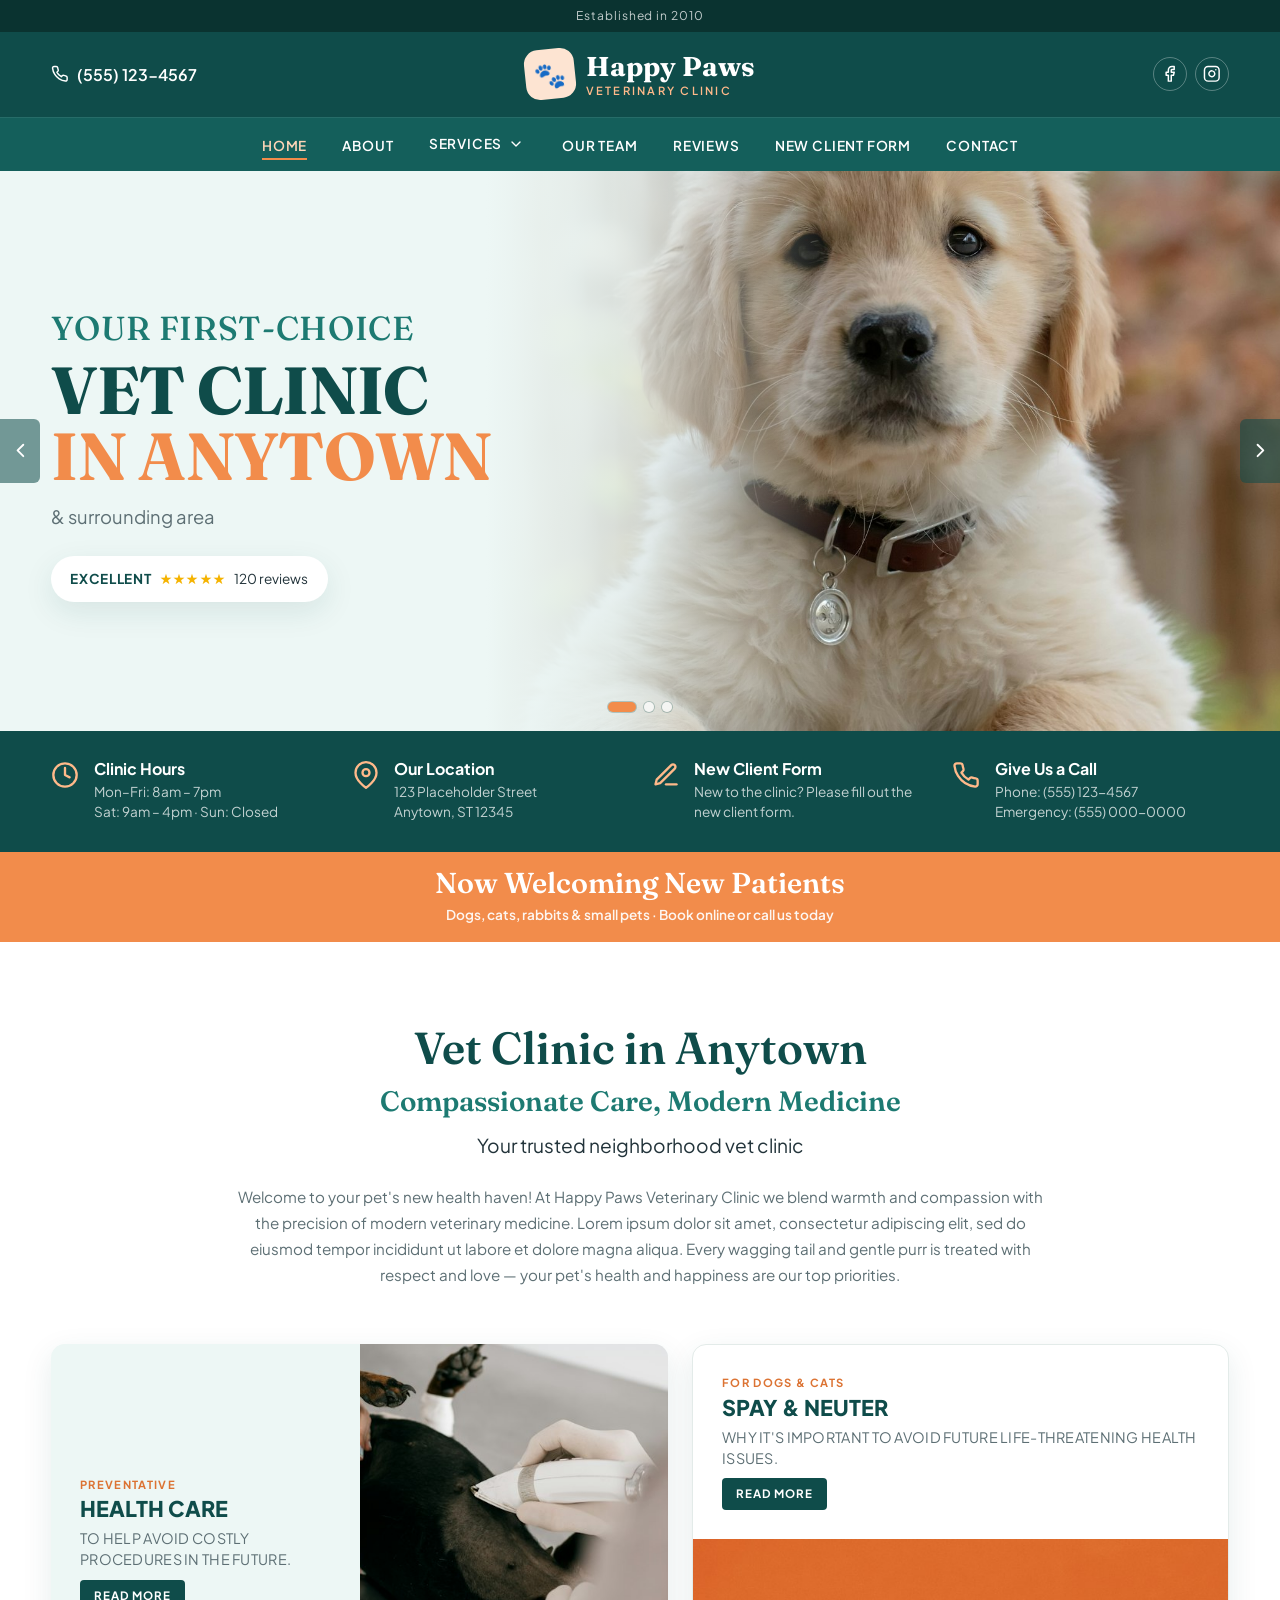
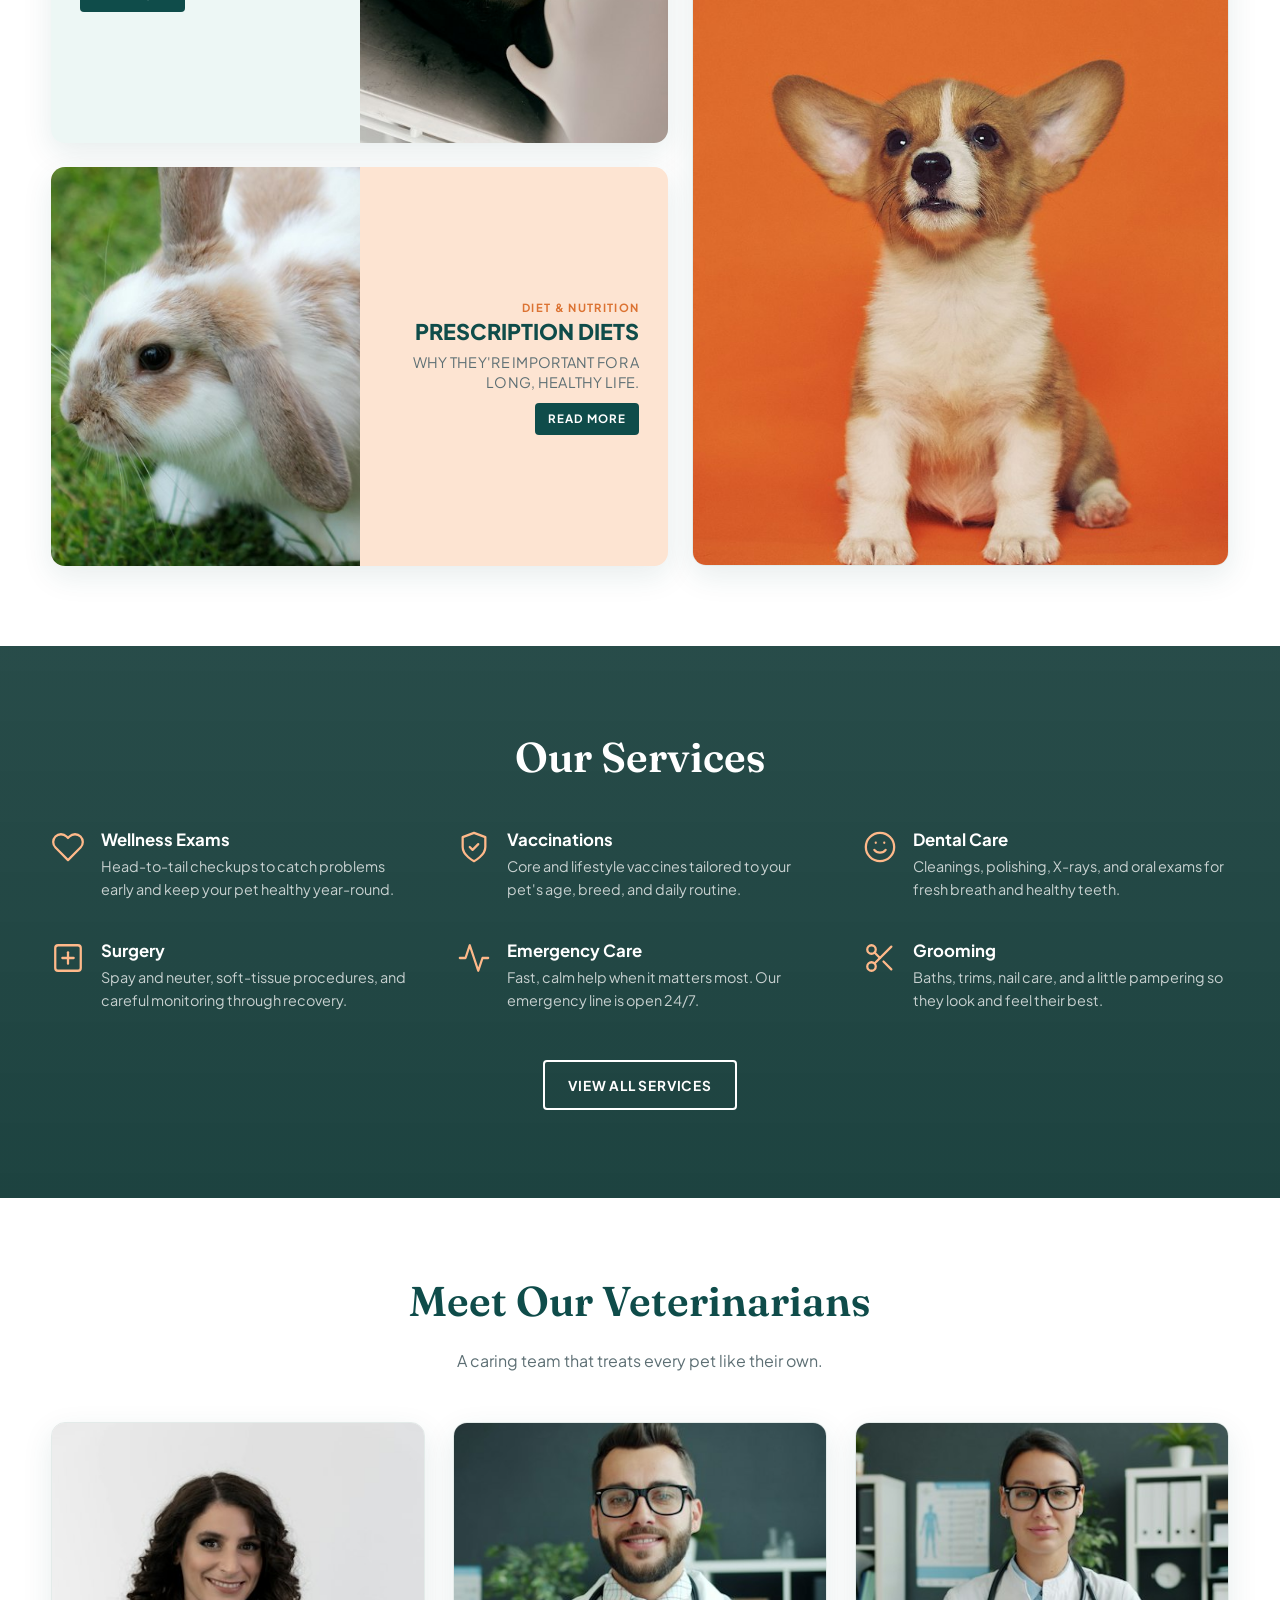
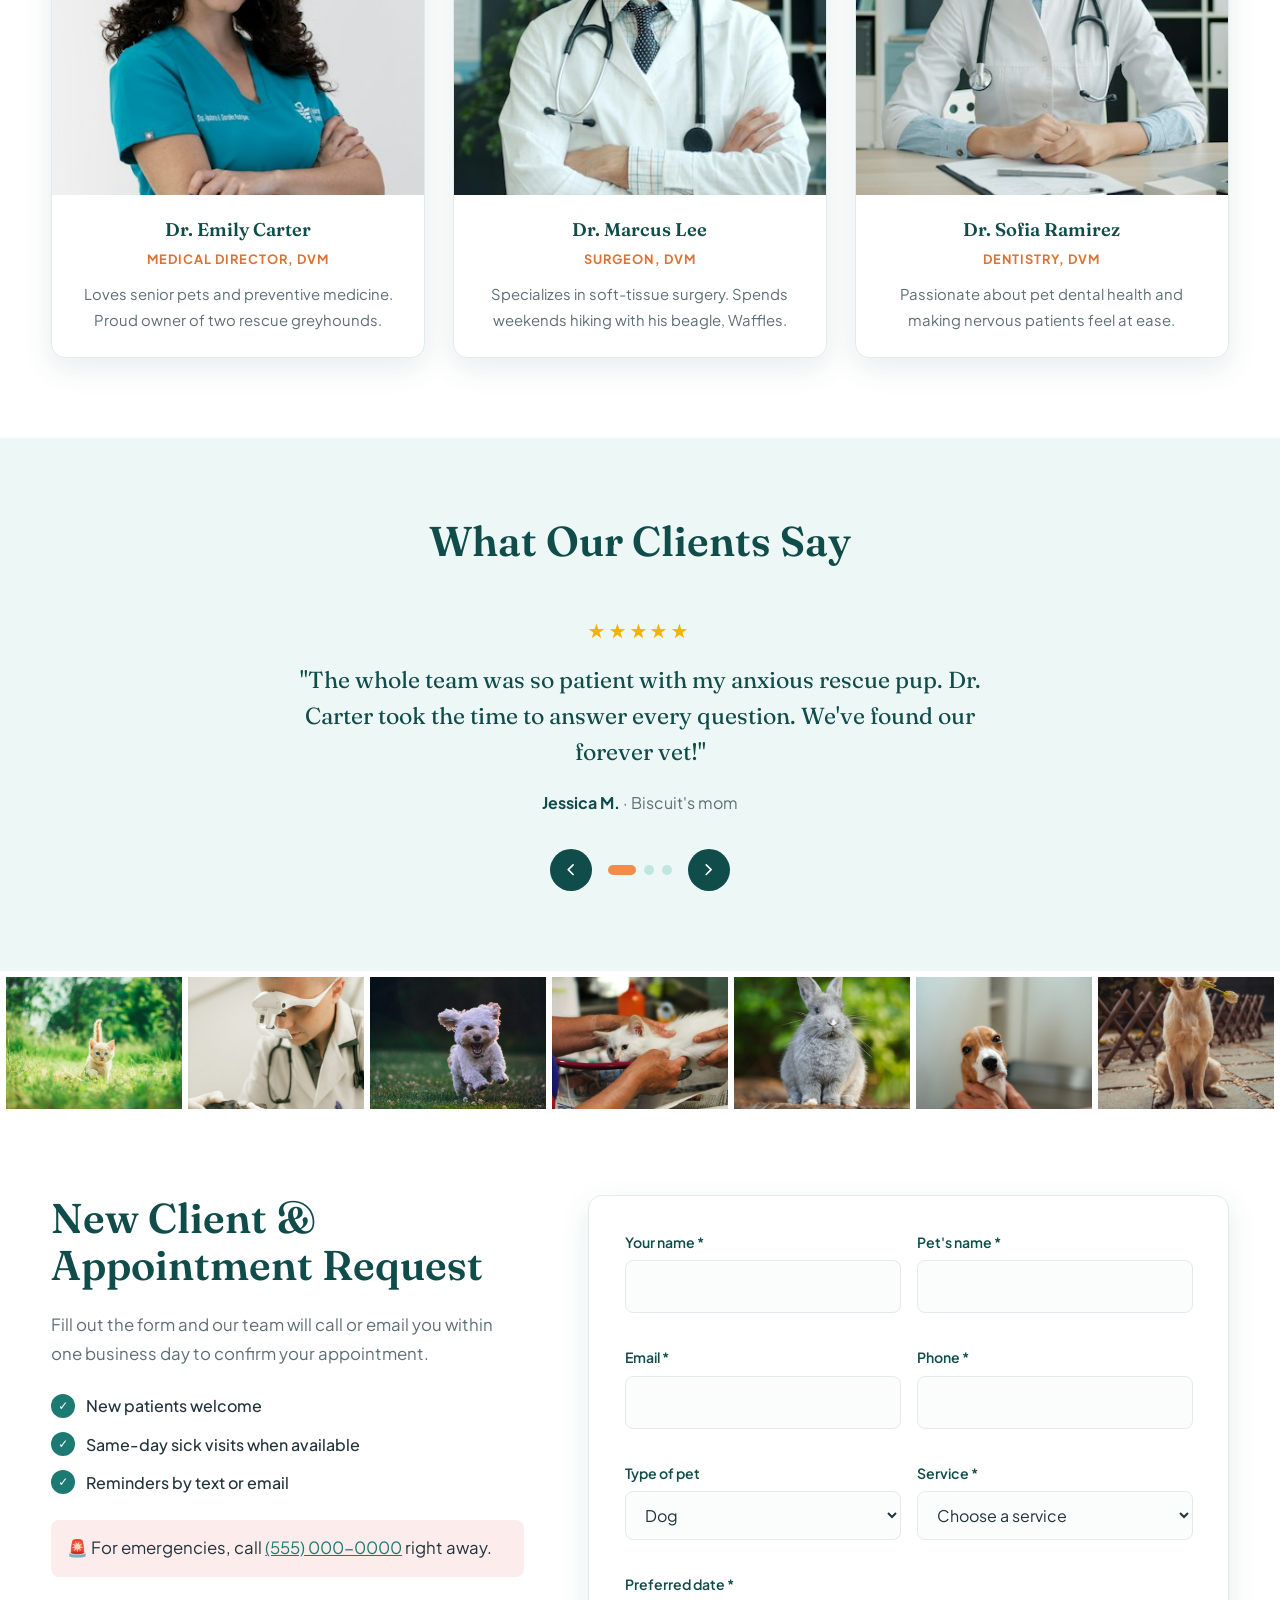
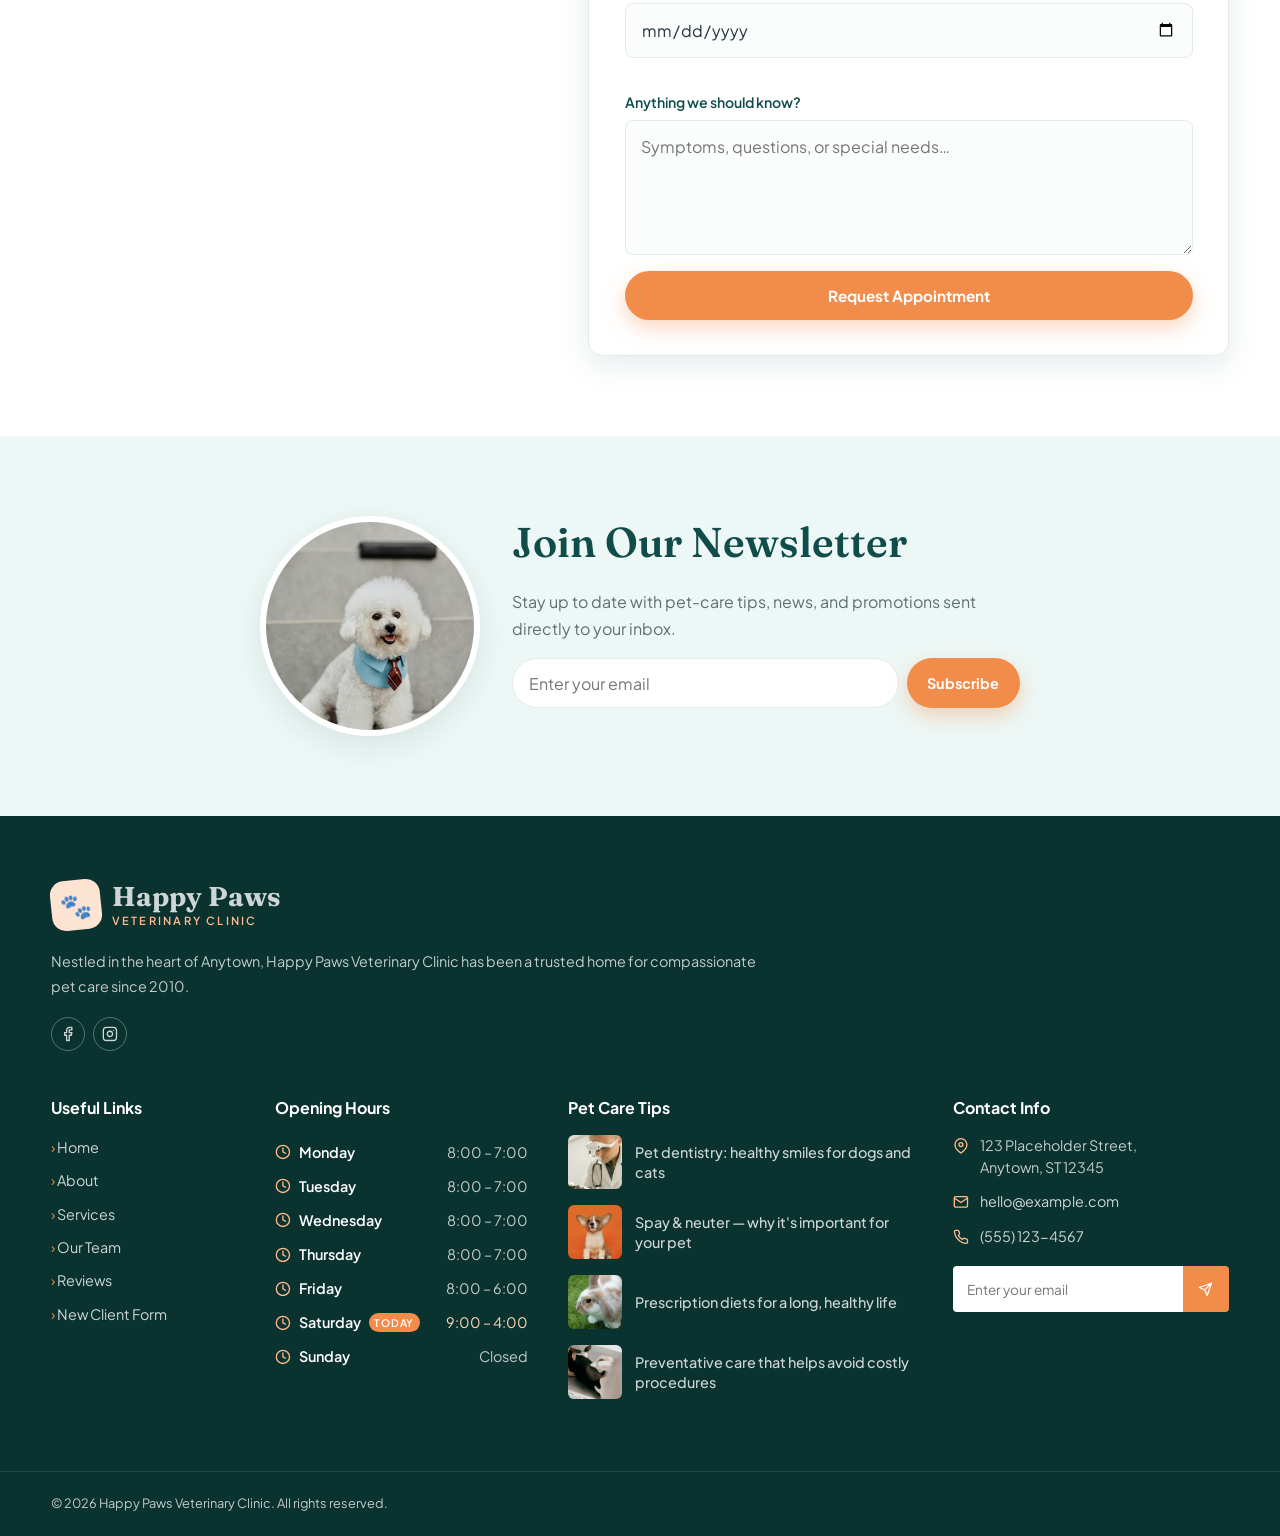
<file: index.html>
<!DOCTYPE html>
<html lang="en">
<head>
  <meta charset="UTF-8" />
  <meta name="viewport" content="width=device-width, initial-scale=1.0" />
  <title>Happy Paws Veterinary Clinic</title>
  <meta name="description" content="Happy Paws Veterinary Clinic — compassionate, modern care for your pets." />
  <link rel="preconnect" href="https://fonts.googleapis.com" />
  <link rel="preconnect" href="https://fonts.gstatic.com" crossorigin />
  <link href="https://fonts.googleapis.com/css2?family=Fraunces:opsz,wght@9..144,500;9..144,600;9..144,700&family=Plus+Jakarta+Sans:wght@400;500;600;700&display=swap" rel="stylesheet" />
  <link rel="stylesheet" href="style.css" />
</head>
<body>

  <!-- Icon set (reused with <use href="#i-name">) -->
  <svg width="0" height="0" style="position:absolute" aria-hidden="true">
    <defs>
      <symbol id="i-clock" viewBox="0 0 24 24"><circle cx="12" cy="12" r="10"/><polyline points="12 6 12 12 16 14"/></symbol>
      <symbol id="i-pin" viewBox="0 0 24 24"><path d="M21 10c0 7-9 13-9 13s-9-6-9-13a9 9 0 0 1 18 0z"/><circle cx="12" cy="10" r="3"/></symbol>
      <symbol id="i-edit" viewBox="0 0 24 24"><path d="M12 20h9"/><path d="M16.5 3.5a2.121 2.121 0 0 1 3 3L7 19l-4 1 1-4L16.5 3.5z"/></symbol>
      <symbol id="i-phone" viewBox="0 0 24 24"><path d="M22 16.92v3a2 2 0 0 1-2.18 2 19.79 19.79 0 0 1-8.63-3.07 19.5 19.5 0 0 1-6-6 19.79 19.79 0 0 1-3.07-8.67A2 2 0 0 1 4.110 2h3a2 2 0 0 1 2 1.72 12.84 12.84 0 0 0 .7 2.81 2 2 0 0 1-.45 2.11L8.09 9.91a16 16 0 0 0 6 6l1.27-1.27a2 2 0 0 1 2.11-.45 12.84 12.84 0 0 0 2.81.7A2 2 0 0 1 22 16.92z"/></symbol>
      <symbol id="i-mail" viewBox="0 0 24 24"><path d="M4 4h16c1.1 0 2 .9 2 2v12c0 1.1-.9 2-2 2H4c-1.1 0-2-.9-2-2V6c0-1.1.9-2 2-2z"/><polyline points="22,6 12,13 2,6"/></symbol>
      <symbol id="i-facebook" viewBox="0 0 24 24"><path d="M18 2h-3a5 5 0 0 0-5 5v3H7v4h3v8h4v-8h3l1-4h-4V7a1 1 0 0 1 1-1h3z"/></symbol>
      <symbol id="i-instagram" viewBox="0 0 24 24"><rect x="2" y="2" width="20" height="20" rx="5"/><path d="M16 11.37A4 4 0 1 1 12.63 8 4 4 0 0 1 16 11.370z"/><line x1="17.5" y1="6.5" x2="17.51" y2="6.5"/></symbol>
      <symbol id="i-heart" viewBox="0 0 24 24"><path d="M20.84 4.61a5.5 5.5 0 0 0-7.78 0L12 5.67l-1.06-1.06a5.5 5.5 0 0 0-7.78 7.78l1.06 1.06L12 21.23l7.78-7.78 1.06-1.06a5.5 5.5 0 0 0 0-7.78z"/></symbol>
      <symbol id="i-shield" viewBox="0 0 24 24"><path d="M12 22s8-4 8-10V5l-8-3-8 3v7c0 6 8 10 8 10z"/><polyline points="9 12 11 14 15 10"/></symbol>
      <symbol id="i-smile" viewBox="0 0 24 24"><circle cx="12" cy="12" r="10"/><path d="M8 14s1.5 2 4 2 4-2 4-2"/><line x1="9" y1="9" x2="9.01" y2="9"/><line x1="15" y1="9" x2="15.01" y2="9"/></symbol>
      <symbol id="i-plus" viewBox="0 0 24 24"><rect x="3" y="3" width="18" height="18" rx="2"/><line x1="12" y1="8" x2="12" y2="16"/><line x1="8" y1="12" x2="16" y2="12"/></symbol>
      <symbol id="i-pulse" viewBox="0 0 24 24"><polyline points="22 12 18 12 15 21 9 3 6 12 2 12"/></symbol>
      <symbol id="i-scissors" viewBox="0 0 24 24"><circle cx="6" cy="6" r="3"/><circle cx="6" cy="18" r="3"/><line x1="20" y1="4" x2="8.12" y2="15.88"/><line x1="14.47" y1="14.48" x2="20" y2="20"/><line x1="8.12" y1="8.12" x2="12" y2="12"/></symbol>
      <symbol id="i-left" viewBox="0 0 24 24"><polyline points="15 18 9 12 15 6"/></symbol>
      <symbol id="i-right" viewBox="0 0 24 24"><polyline points="9 18 15 12 9 6"/></symbol>
      <symbol id="i-down" viewBox="0 0 24 24"><polyline points="6 9 12 15 18 9"/></symbol>
      <symbol id="i-up" viewBox="0 0 24 24"><polyline points="18 15 12 9 6 15"/></symbol>
      <symbol id="i-send" viewBox="0 0 24 24"><line x1="22" y1="2" x2="11" y2="13"/><polygon points="22 2 15 22 11 13 2 9 22 2"/></symbol>
    </defs>
  </svg>

  <!-- ========== Thin top strip ========== -->
  <div class="strip-top">Established in 2010</div>

  <!-- ========== Brand header: phone · logo · social ========== -->
  <div class="brandbar">
    <div class="container brandbar-inner">
      <a href="tel:5551234567" class="brand-phone"><svg class="i"><use href="#i-phone"/></svg> (555) 123-4567</a>
      <a href="#home" class="logo logo-light">
        <span class="logo-icon">🐾</span>
        <span class="logo-text">Happy Paws<small>Veterinary Clinic</small></span>
      </a>
      <div class="social">
        <a href="#" aria-label="Facebook"><svg class="i"><use href="#i-facebook"/></svg></a>
        <a href="#" aria-label="Instagram"><svg class="i"><use href="#i-instagram"/></svg></a>
      </div>
    </div>
  </div>

  <!-- ========== Sticky Navigation ========== -->
  <header class="navbar" id="navbar">
    <div class="container nav-inner">
      <a href="#home" class="nav-logo">🐾 Happy Paws</a>
      <button class="nav-toggle" id="navToggle" aria-label="Open menu" aria-expanded="false" aria-controls="navLinks">
        <span></span><span></span><span></span>
      </button>
      <nav>
        <ul class="nav-links" id="navLinks">
          <li><a href="#home">Home</a></li>
          <li><a href="#about">About</a></li>
          <li class="has-dropdown">
            <a href="services.html">Services</a>
            <button class="dd-toggle" aria-expanded="false" aria-label="Show service list"><svg class="i"><use href="#i-down"/></svg></button>
            <ul class="dropdown">
              <li><a href="services.html#wellness">Wellness Exams</a></li>
              <li><a href="services.html#vaccinations">Vaccinations</a></li>
              <li><a href="services.html#dental">Dental Care</a></li>
              <li><a href="services.html#surgery">Surgery</a></li>
              <li><a href="services.html#emergency">Emergency Care</a></li>
              <li><a href="services.html#grooming">Grooming</a></li>
            </ul>
          </li>
          <li><a href="#team">Our Team</a></li>
          <li><a href="#testimonials">Reviews</a></li>
          <li><a href="#contact">New Client Form</a></li>
          <li><a href="#footer">Contact</a></li>
        </ul>
      </nav>
    </div>
  </header>

  <main>
    <!-- ========== Hero slider ========== -->
    <section class="hero" id="home" aria-roledescription="carousel" aria-label="Welcome">
      <div class="hero-slide active">
        <img src="images/hero-1.jpg" alt="Golden retriever puppy looking at the camera" class="hero-img" />
        <div class="container hero-content">
          <p class="hero-kicker">Your first-choice</p>
          <h1>Vet Clinic <span>in Anytown</span></h1>
          <p class="hero-sub">&amp; surrounding area</p>
          <div class="review-badge"><strong>Excellent</strong> <span class="stars">★★★★★</span> 120 reviews</div>
        </div>
      </div>
      <div class="hero-slide">
        <img src="images/hero-2.jpg" alt="Veterinarian examining a dachshund" class="hero-img" />
        <div class="container hero-content">
          <p class="hero-kicker">Gentle hands,</p>
          <h1>Modern <span>Medicine</span></h1>
          <p class="hero-sub">Full-service care under one roof</p>
          <a href="services.html" class="btn btn-accent">Explore Services</a>
        </div>
      </div>
      <div class="hero-slide">
        <img src="images/hero-3.jpg" alt="Tabby kitten sitting on a wooden floor" class="hero-img hero-img-top" />
        <div class="container hero-content">
          <p class="hero-kicker">New patients</p>
          <h1>Always <span>Welcome</span></h1>
          <p class="hero-sub">Book your first visit in minutes</p>
          <a href="#contact" class="btn btn-accent">Book an Appointment</a>
        </div>
      </div>
      <button class="hero-arrow prev" id="heroPrev" aria-label="Previous slide"><svg class="i"><use href="#i-left"/></svg></button>
      <button class="hero-arrow next" id="heroNext" aria-label="Next slide"><svg class="i"><use href="#i-right"/></svg></button>
      <div class="hero-dots" id="heroDots"></div>
    </section>

    <!-- ========== Info strip ========== -->
    <section class="info-strip">
      <div class="container info-grid">
        <div class="info-item">
          <svg class="i"><use href="#i-clock"/></svg>
          <div><h3>Clinic Hours</h3><p>Mon–Fri: 8am – 7pm<br />Sat: 9am – 4pm · Sun: Closed</p></div>
        </div>
        <div class="info-item">
          <svg class="i"><use href="#i-pin"/></svg>
          <div><h3>Our Location</h3><p>123 Placeholder Street<br />Anytown, ST 12345</p></div>
        </div>
        <a class="info-item" href="#contact">
          <svg class="i"><use href="#i-edit"/></svg>
          <div><h3>New Client Form</h3><p>New to the clinic? Please fill out the new client form.</p></div>
        </a>
        <a class="info-item" href="tel:5551234567">
          <svg class="i"><use href="#i-phone"/></svg>
          <div><h3>Give Us a Call</h3><p>Phone: (555) 123-4567<br />Emergency: (555) 000-0000</p></div>
        </a>
      </div>
    </section>

    <!-- ========== Announcement banner ========== -->
    <div class="banner">
      <div class="container">
        <strong>Now Welcoming New Patients</strong>
        <span>Dogs, cats, rabbits &amp; small pets · Book online or call us today</span>
      </div>
    </div>

    <!-- ========== Intro + promo tiles ========== -->
    <section class="section intro" id="about">
      <div class="container intro-inner">
        <h2>Vet Clinic in Anytown</h2>
        <p class="intro-lead">Compassionate Care, Modern Medicine</p>
        <p class="intro-sub">Your trusted neighborhood vet clinic</p>
        <p>
          Welcome to your pet's new health haven! At Happy Paws Veterinary Clinic we
          blend warmth and compassion with the precision of modern veterinary medicine.
          Lorem ipsum dolor sit amet, consectetur adipiscing elit, sed do eiusmod tempor
          incididunt ut labore et dolore magna aliqua. Every wagging tail and gentle purr
          is treated with respect and love — your pet's health and happiness are our
          top priorities.
        </p>
      </div>

      <div class="container promo-grid">
        <a href="services.html#wellness" class="promo promo-health">
          <div class="promo-text">
            <small>Preventative</small>
            <h3>Health Care</h3>
            <p>To help avoid costly procedures in the future.</p>
            <span class="btn-dark">Read more</span>
          </div>
          <img src="images/promo-health.jpg" alt="Veterinarian checking a dog on an exam table" />
        </a>

        <a href="services.html#surgery" class="promo promo-tall">
          <div class="promo-text">
            <small>For dogs &amp; cats</small>
            <h3>Spay &amp; Neuter</h3>
            <p>Why it's important to avoid future life-threatening health issues.</p>
            <span class="btn-dark">Read more</span>
          </div>
          <img src="images/promo-spay.jpg" alt="Corgi puppy on an orange background" />
        </a>

        <a href="#contact" class="promo promo-diet">
          <img src="images/promo-diet.jpg" alt="Brown and white lop-eared rabbit on grass" />
          <div class="promo-text">
            <small>Diet &amp; nutrition</small>
            <h3>Prescription Diets</h3>
            <p>Why they're important for a long, healthy life.</p>
            <span class="btn-dark">Read more</span>
          </div>
        </a>
      </div>
    </section>

    <!-- ========== Services (photo background) ========== -->
    <section class="services" id="services">
      <div class="container">
        <h2>Our Services</h2>
        <div class="services-grid">
          <article class="service">
            <svg class="i"><use href="#i-heart"/></svg>
            <div><h3><a href="services.html#wellness">Wellness Exams</a></h3><p>Head-to-tail checkups to catch problems early and keep your pet healthy year-round.</p></div>
          </article>
          <article class="service">
            <svg class="i"><use href="#i-shield"/></svg>
            <div><h3><a href="services.html#vaccinations">Vaccinations</a></h3><p>Core and lifestyle vaccines tailored to your pet's age, breed, and daily routine.</p></div>
          </article>
          <article class="service">
            <svg class="i"><use href="#i-smile"/></svg>
            <div><h3><a href="services.html#dental">Dental Care</a></h3><p>Cleanings, polishing, X-rays, and oral exams for fresh breath and healthy teeth.</p></div>
          </article>
          <article class="service">
            <svg class="i"><use href="#i-plus"/></svg>
            <div><h3><a href="services.html#surgery">Surgery</a></h3><p>Spay and neuter, soft-tissue procedures, and careful monitoring through recovery.</p></div>
          </article>
          <article class="service">
            <svg class="i"><use href="#i-pulse"/></svg>
            <div><h3><a href="services.html#emergency">Emergency Care</a></h3><p>Fast, calm help when it matters most. Our emergency line is open 24/7.</p></div>
          </article>
          <article class="service">
            <svg class="i"><use href="#i-scissors"/></svg>
            <div><h3><a href="services.html#grooming">Grooming</a></h3><p>Baths, trims, nail care, and a little pampering so they look and feel their best.</p></div>
          </article>
        </div>
        <a href="services.html" class="btn btn-ghost">View All Services</a>
      </div>
    </section>

    <!-- ========== Team ========== -->
    <section class="section" id="team">
      <div class="container">
        <div class="section-head">
          <h2>Meet Our Veterinarians</h2>
          <p>A caring team that treats every pet like their own.</p>
        </div>
        <div class="team-grid">
          <article class="vet-card">
            <img src="images/vet-emily.jpg" alt="Portrait of Dr. Emily Carter" />
            <div class="vet-info">
              <h3>Dr. Emily Carter</h3>
              <p class="role">Medical Director, DVM</p>
              <p>Loves senior pets and preventive medicine. Proud owner of two rescue greyhounds.</p>
            </div>
          </article>
          <article class="vet-card">
            <img src="images/vet-marcus.jpg" alt="Portrait of Dr. Marcus Lee" />
            <div class="vet-info">
              <h3>Dr. Marcus Lee</h3>
              <p class="role">Surgeon, DVM</p>
              <p>Specializes in soft-tissue surgery. Spends weekends hiking with his beagle, Waffles.</p>
            </div>
          </article>
          <article class="vet-card">
            <img src="images/vet-sofia.jpg" alt="Portrait of Dr. Sofia Ramirez" class="pos-top" />
            <div class="vet-info">
              <h3>Dr. Sofia Ramirez</h3>
              <p class="role">Dentistry, DVM</p>
              <p>Passionate about pet dental health and making nervous patients feel at ease.</p>
            </div>
          </article>
        </div>
      </div>
    </section>

    <!-- ========== Testimonials ========== -->
    <section class="section section-tint" id="testimonials">
      <div class="container">
        <div class="section-head">
          <h2>What Our Clients Say</h2>
        </div>
        <div class="slider" id="slider">
          <div class="slides" id="slides">
            <figure class="testimonial">
              <div class="stars" aria-label="5 out of 5 stars">★★★★★</div>
              <blockquote>"The whole team was so patient with my anxious rescue pup. Dr. Carter took the time to answer every question. We've found our forever vet!"</blockquote>
              <figcaption><strong>Jessica M.</strong> · Biscuit's mom</figcaption>
            </figure>
            <figure class="testimonial">
              <div class="stars" aria-label="5 out of 5 stars">★★★★★</div>
              <blockquote>"They saw my cat the same day for an emergency and were incredibly kind. I can't thank them enough for taking such good care of Luna."</blockquote>
              <figcaption><strong>Daniel R.</strong> · Luna's dad</figcaption>
            </figure>
            <figure class="testimonial">
              <div class="stars" aria-label="5 out of 5 stars">★★★★★</div>
              <blockquote>"Clean clinic, friendly front desk, and fair prices. Our bunny actually seems happy to visit. Highly recommend Happy Paws!"</blockquote>
              <figcaption><strong>Priya S.</strong> · Clover's mom</figcaption>
            </figure>
          </div>
          <div class="slider-controls">
            <button class="slider-btn" id="prevBtn" aria-label="Previous testimonial"><svg class="i"><use href="#i-left"/></svg></button>
            <div class="dots" id="dots"></div>
            <button class="slider-btn" id="nextBtn" aria-label="Next testimonial"><svg class="i"><use href="#i-right"/></svg></button>
          </div>
        </div>
      </div>
    </section>

    <!-- ========== Photo gallery strip ========== -->
    <section class="gallery" aria-label="Clinic photo gallery">
      <img src="images/gallery-1.jpg" alt="Orange kitten walking through grass" />
      <img src="images/gallery-2.jpg" alt="Veterinarian examining a dog's teeth" />
      <img src="images/gallery-3.jpg" alt="Fluffy white puppy running on grass" />
      <img src="images/gallery-4.jpg" alt="White kitten being examined" />
      <img src="images/gallery-5.jpg" alt="Gray rabbit sitting on a log" />
      <img src="images/gallery-6.jpg" alt="Beagle puppy being held gently by a vet" />
      <img src="images/gallery-7.jpg" alt="Labrador holding a tulip in its mouth" />
    </section>

    <!-- ========== New client / appointment form ========== -->
    <section class="section" id="contact">
      <div class="container contact-grid">
        <div class="contact-intro">
          <h2>New Client &amp; Appointment Request</h2>
          <p>Fill out the form and our team will call or email you within one business day to confirm your appointment.</p>
          <ul class="contact-points">
            <li><span>✓</span> New patients welcome</li>
            <li><span>✓</span> Same-day sick visits when available</li>
            <li><span>✓</span> Reminders by text or email</li>
          </ul>
          <p class="emergency-note">🚨 For emergencies, call <a href="tel:5550000000">(555) 000-0000</a> right away.</p>
        </div>

        <form class="appt-form" id="apptForm" novalidate>
          <div class="form-row">
            <div class="field">
              <label for="ownerName">Your name *</label>
              <input type="text" id="ownerName" name="ownerName" required autocomplete="name" />
              <small class="error"></small>
            </div>
            <div class="field">
              <label for="petName">Pet's name *</label>
              <input type="text" id="petName" name="petName" required />
              <small class="error"></small>
            </div>
          </div>
          <div class="form-row">
            <div class="field">
              <label for="email">Email *</label>
              <input type="email" id="email" name="email" required autocomplete="email" />
              <small class="error"></small>
            </div>
            <div class="field">
              <label for="phone">Phone *</label>
              <input type="tel" id="phone" name="phone" required autocomplete="tel" />
              <small class="error"></small>
            </div>
          </div>
          <div class="form-row">
            <div class="field">
              <label for="petType">Type of pet</label>
              <select id="petType" name="petType">
                <option>Dog</option><option>Cat</option><option>Rabbit</option><option>Bird</option><option>Other</option>
              </select>
            </div>
            <div class="field">
              <label for="service">Service *</label>
              <select id="service" name="service" required>
                <option value="">Choose a service</option>
                <option>Wellness Exam</option><option>Vaccinations</option><option>Dental Care</option>
                <option>Surgery Consultation</option><option>Grooming</option><option>Other / Not sure</option>
              </select>
              <small class="error"></small>
            </div>
          </div>
          <div class="field">
            <label for="date">Preferred date *</label>
            <input type="date" id="date" name="date" required />
            <small class="error"></small>
          </div>
          <div class="field">
            <label for="message">Anything we should know?</label>
            <textarea id="message" name="message" rows="4" placeholder="Symptoms, questions, or special needs…"></textarea>
          </div>
          <button type="submit" class="btn btn-accent btn-block">Request Appointment</button>
          <div class="form-success" id="formSuccess" role="status" aria-live="polite" hidden></div>
        </form>
      </div>
    </section>

    <!-- ========== Newsletter ========== -->
    <section class="section section-tint newsletter-section">
      <div class="container newsletter-grid">
        <div class="newsletter">
          <img src="images/newsletter.jpg" alt="Fluffy white dog wearing a blue bandana" />
          <div>
            <h2>Join Our Newsletter</h2>
            <p>Stay up to date with pet-care tips, news, and promotions sent directly to your inbox.</p>
            <form class="newsletter-form js-subscribe" novalidate>
              <input type="email" placeholder="Enter your email" aria-label="Email address" required />
              <button type="submit" class="btn btn-accent btn-sm">Subscribe</button>
            </form>
            <p class="subscribe-msg" role="status" aria-live="polite"></p>
          </div>
        </div>
      </div>
    </section>
  </main>

  <!-- ========== Footer ========== -->
  <footer class="footer" id="footer">
    <div class="container">
      <div class="footer-brand">
        <a href="#home" class="logo logo-light"><span class="logo-icon">🐾</span><span class="logo-text">Happy Paws<small>Veterinary Clinic</small></span></a>
        <p>Nestled in the heart of Anytown, Happy Paws Veterinary Clinic has been a trusted home for compassionate pet care since 2010.</p>
        <div class="social">
          <a href="#" aria-label="Facebook"><svg class="i"><use href="#i-facebook"/></svg></a>
          <a href="#" aria-label="Instagram"><svg class="i"><use href="#i-instagram"/></svg></a>
        </div>
      </div>

      <div class="footer-grid">
        <div>
          <h4>Useful Links</h4>
          <ul class="footer-links">
            <li><a href="#home">Home</a></li>
            <li><a href="#about">About</a></li>
            <li><a href="services.html">Services</a></li>
            <li><a href="#team">Our Team</a></li>
            <li><a href="#testimonials">Reviews</a></li>
            <li><a href="#contact">New Client Form</a></li>
          </ul>
        </div>
        <div>
          <h4>Opening Hours</h4>
          <ul class="hours-list" id="hoursList">
            <li data-day="1"><span><svg class="i"><use href="#i-clock"/></svg>Monday</span><span>8:00 – 7:00</span></li>
            <li data-day="2"><span><svg class="i"><use href="#i-clock"/></svg>Tuesday</span><span>8:00 – 7:00</span></li>
            <li data-day="3"><span><svg class="i"><use href="#i-clock"/></svg>Wednesday</span><span>8:00 – 7:00</span></li>
            <li data-day="4"><span><svg class="i"><use href="#i-clock"/></svg>Thursday</span><span>8:00 – 7:00</span></li>
            <li data-day="5"><span><svg class="i"><use href="#i-clock"/></svg>Friday</span><span>8:00 – 6:00</span></li>
            <li data-day="6"><span><svg class="i"><use href="#i-clock"/></svg>Saturday</span><span>9:00 – 4:00</span></li>
            <li data-day="0"><span><svg class="i"><use href="#i-clock"/></svg>Sunday</span><span>Closed</span></li>
          </ul>
        </div>
        <div>
          <h4>Pet Care Tips</h4>
          <ul class="footer-posts">
            <li><a href="#"><img src="images/gallery-2.jpg" alt="" /><span>Pet dentistry: healthy smiles for dogs and cats</span></a></li>
            <li><a href="#"><img src="images/promo-spay.jpg" alt="" /><span>Spay &amp; neuter — why it's important for your pet</span></a></li>
            <li><a href="#"><img src="images/promo-diet.jpg" alt="" /><span>Prescription diets for a long, healthy life</span></a></li>
            <li><a href="#"><img src="images/promo-health.jpg" alt="" /><span>Preventative care that helps avoid costly procedures</span></a></li>
          </ul>
        </div>
        <div>
          <h4>Contact Info</h4>
          <ul class="footer-contact">
            <li><svg class="i"><use href="#i-pin"/></svg><span>123 Placeholder Street,<br />Anytown, ST 12345</span></li>
            <li><svg class="i"><use href="#i-mail"/></svg><a href="mailto:hello@example.com">hello@example.com</a></li>
            <li><svg class="i"><use href="#i-phone"/></svg><a href="tel:5551234567">(555) 123-4567</a></li>
          </ul>
          <form class="footer-subscribe js-subscribe" novalidate>
            <input type="email" placeholder="Enter your email" aria-label="Email address" required />
            <button type="submit" aria-label="Subscribe"><svg class="i"><use href="#i-send"/></svg></button>
          </form>
          <p class="subscribe-msg" role="status" aria-live="polite"></p>
        </div>
      </div>
    </div>
    <div class="footer-bottom">
      <div class="container footer-bottom-inner">
        <p>© <span id="year"></span> Happy Paws Veterinary Clinic. All rights reserved.</p>
      </div>
    </div>
  </footer>

  <button class="to-top" id="toTop" aria-label="Back to top"><svg class="i"><use href="#i-up"/></svg></button>

  <script src="script.js"></script>
</body>
</html>
</file>
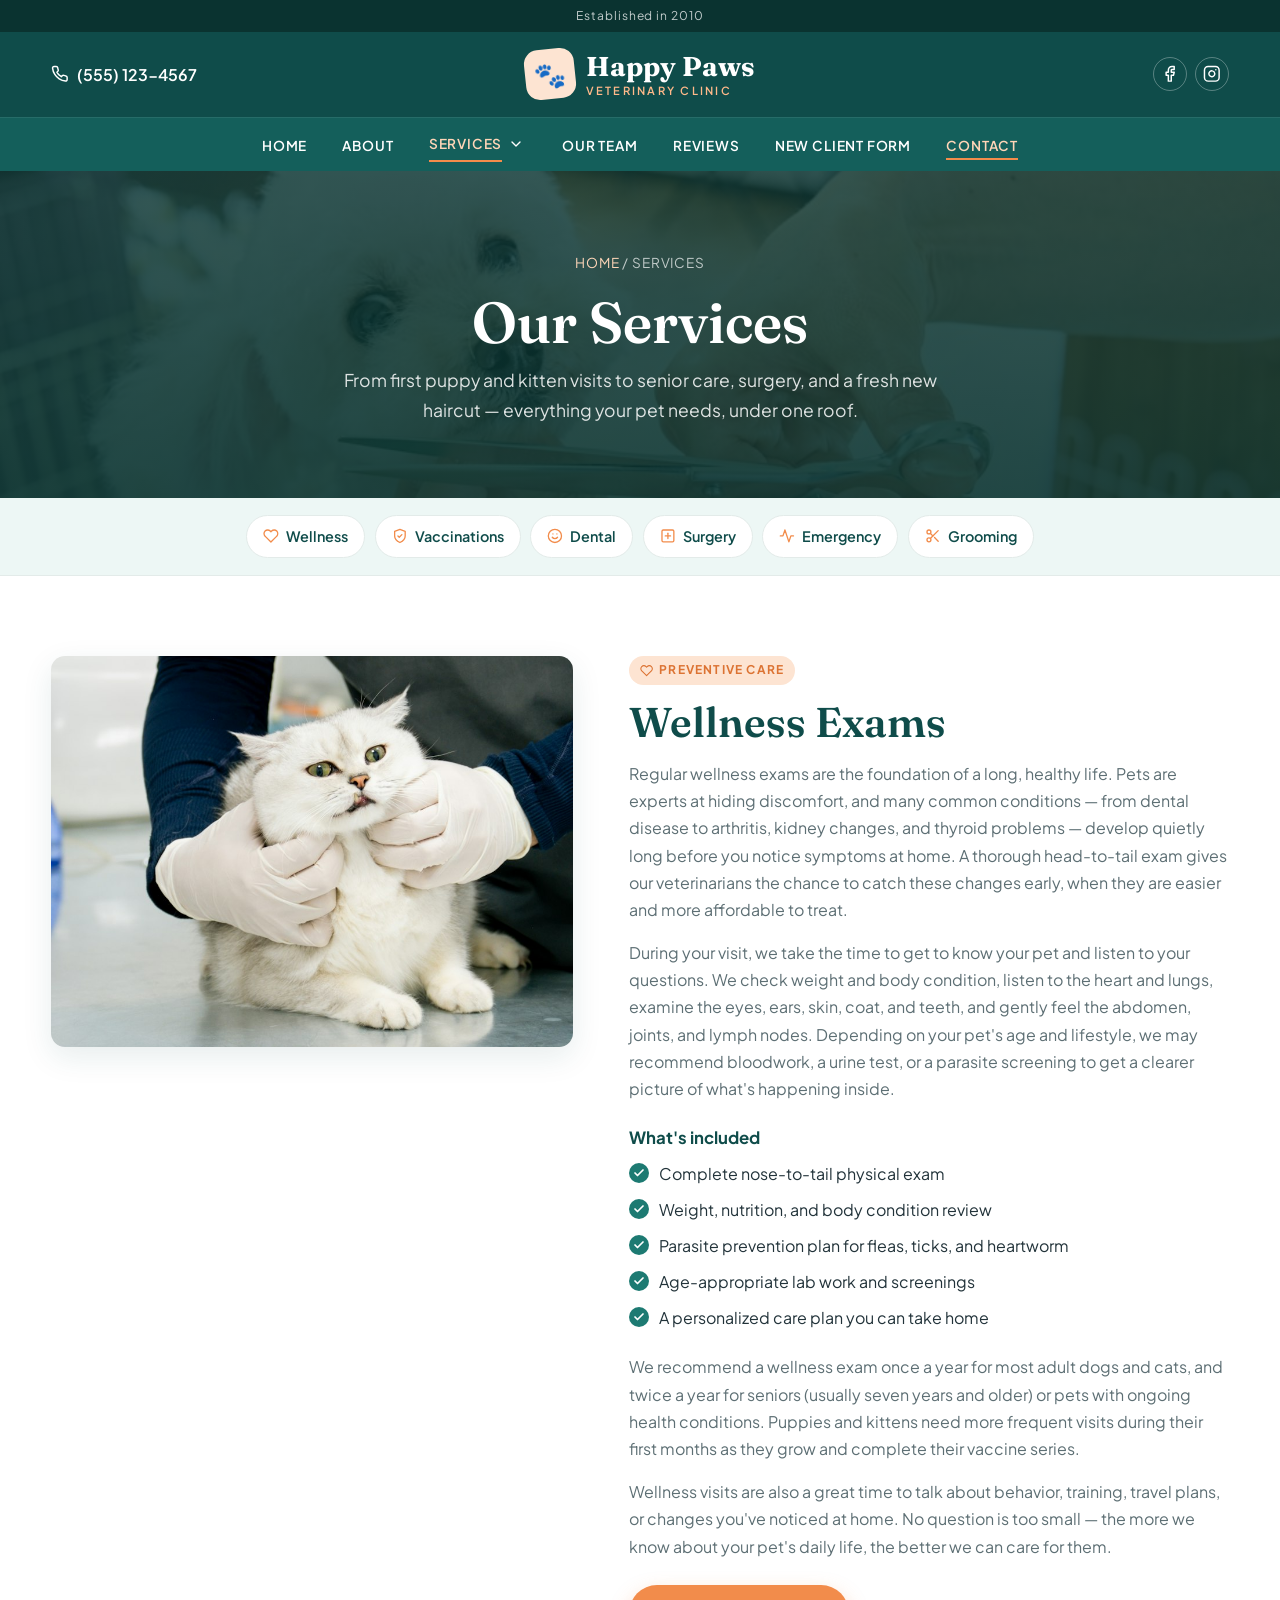
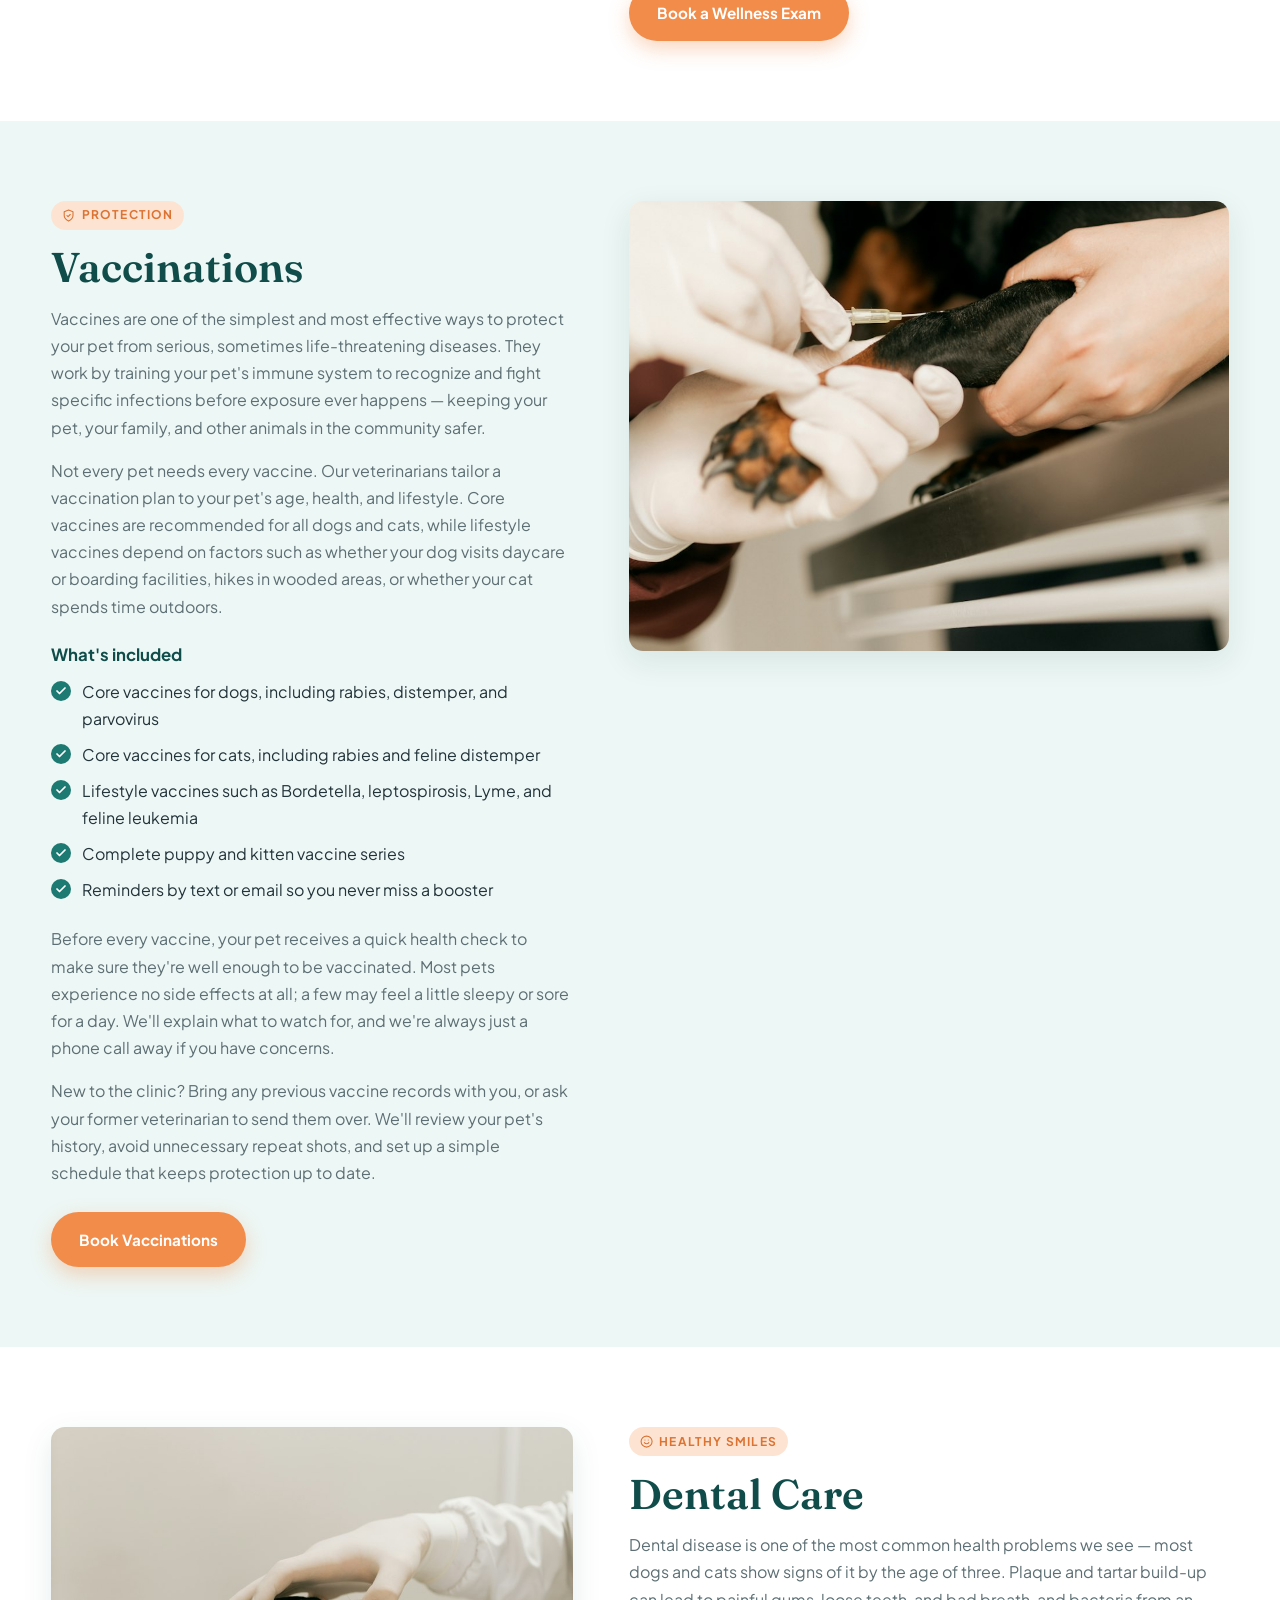
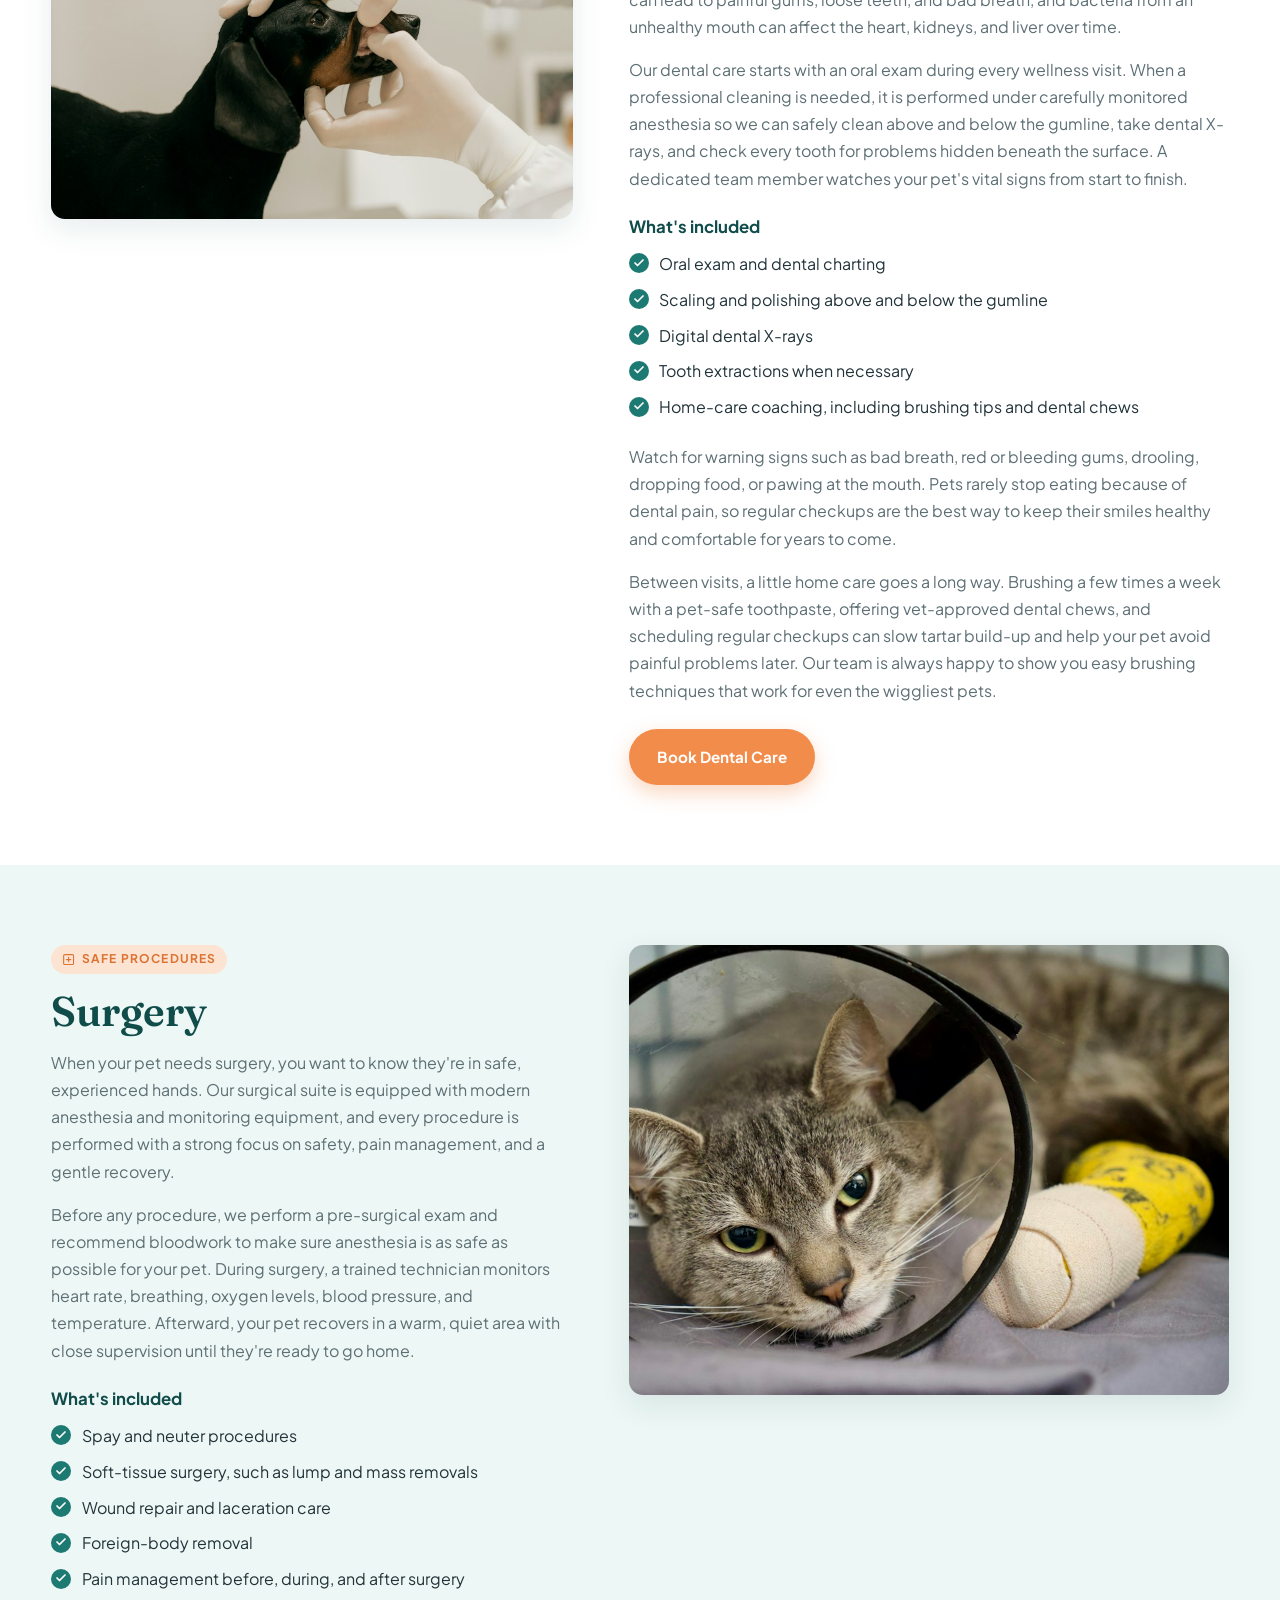
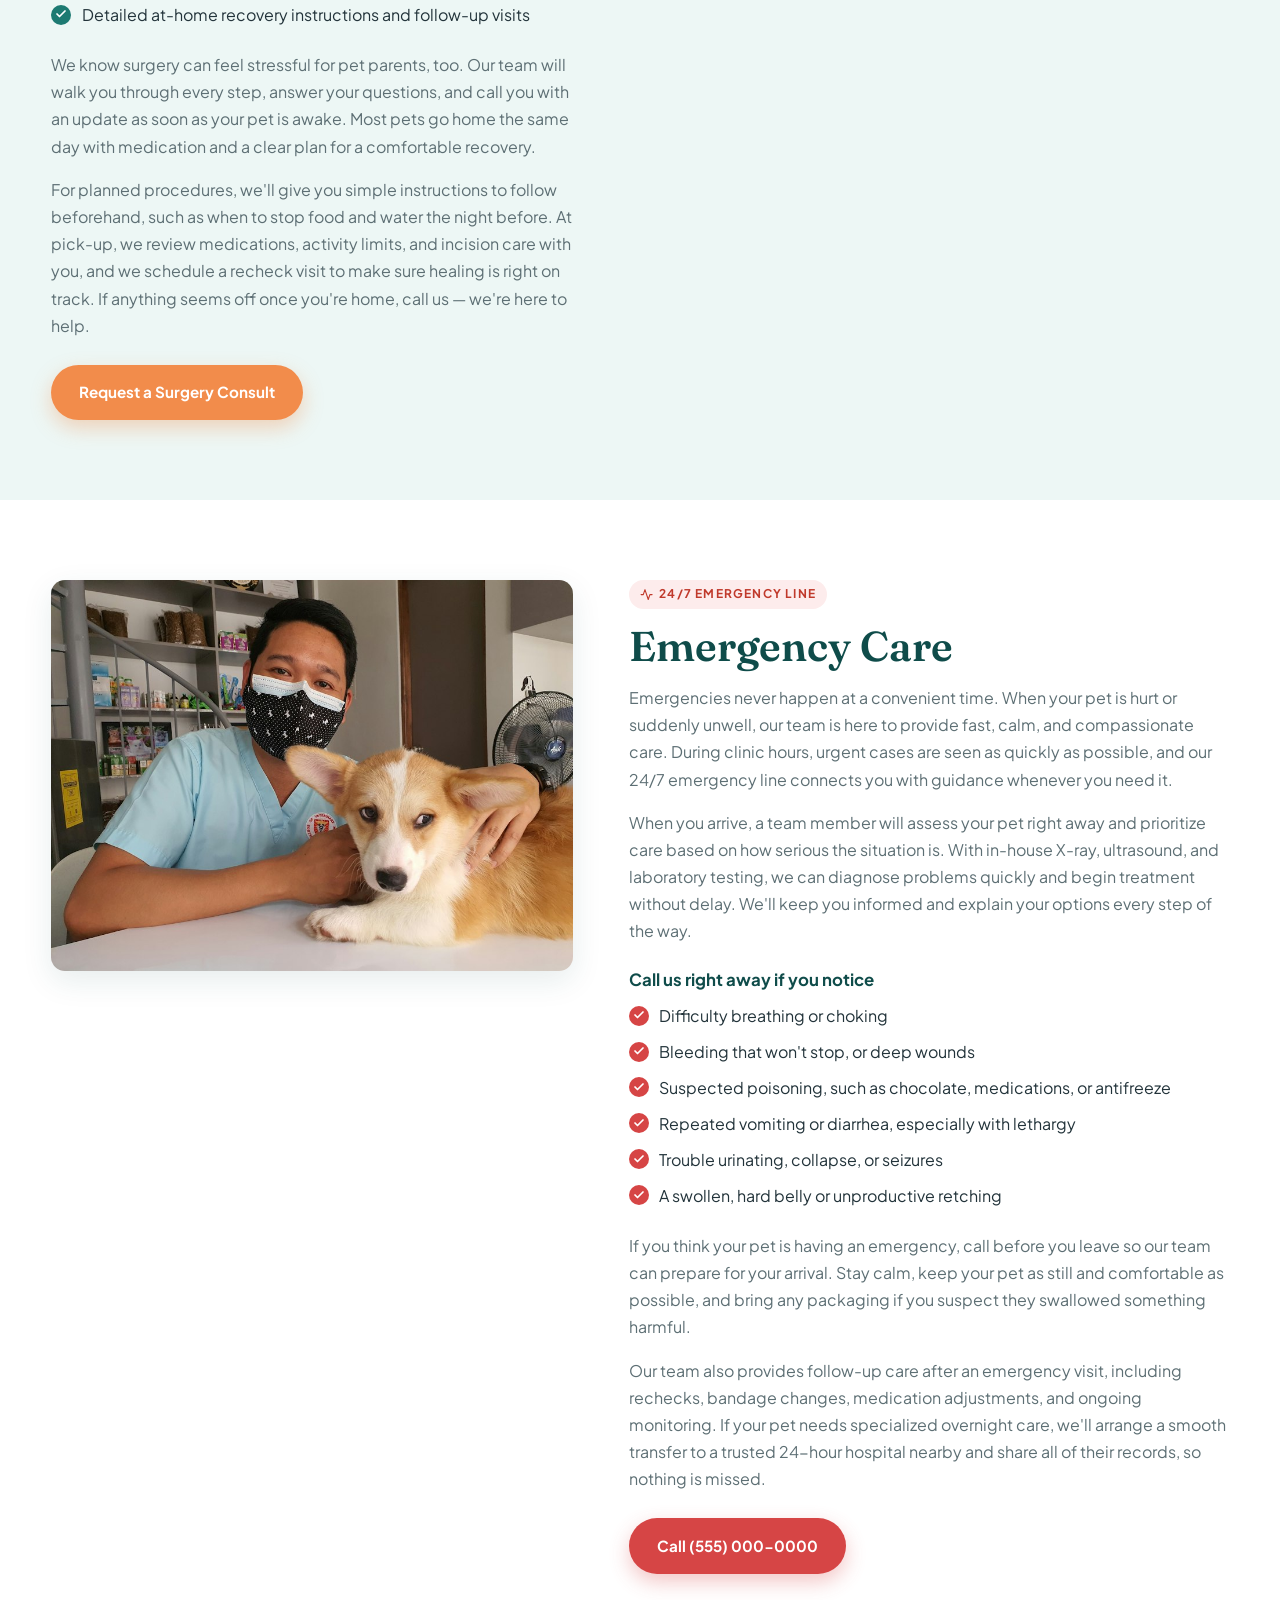
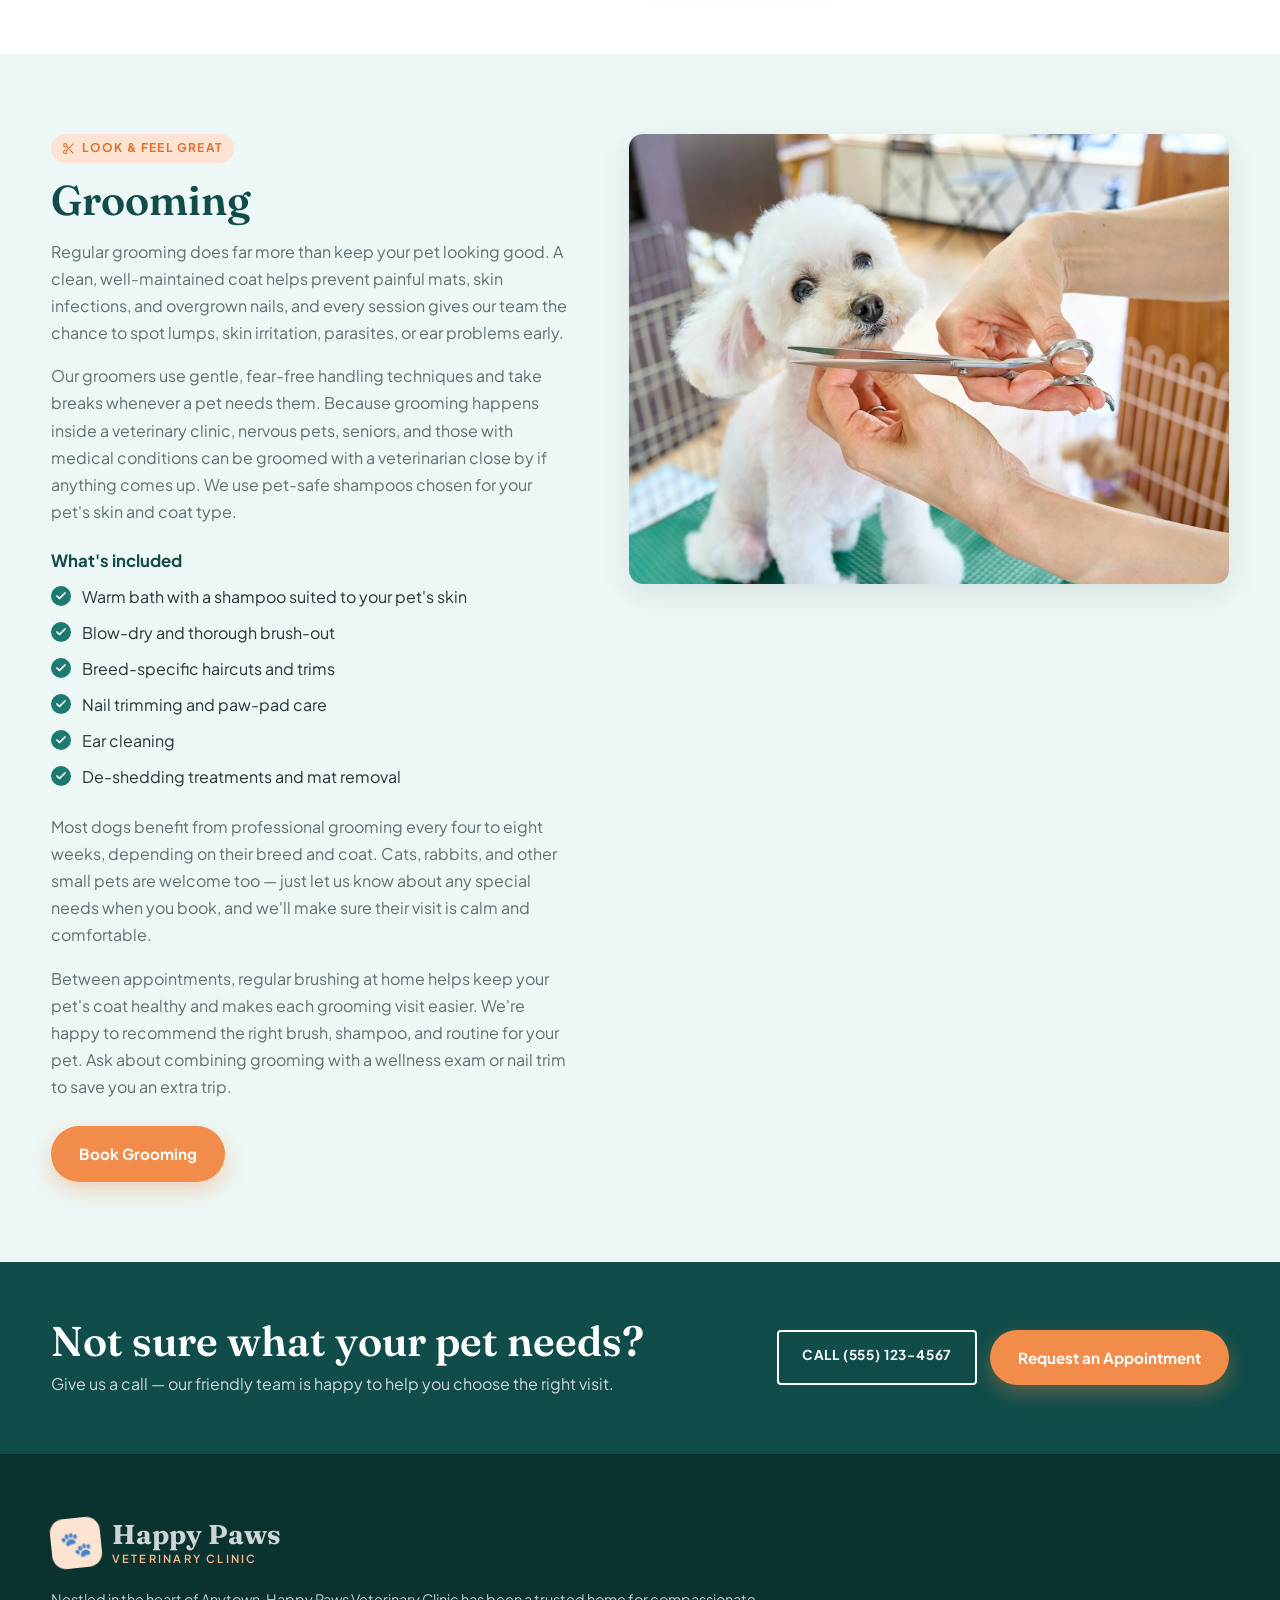
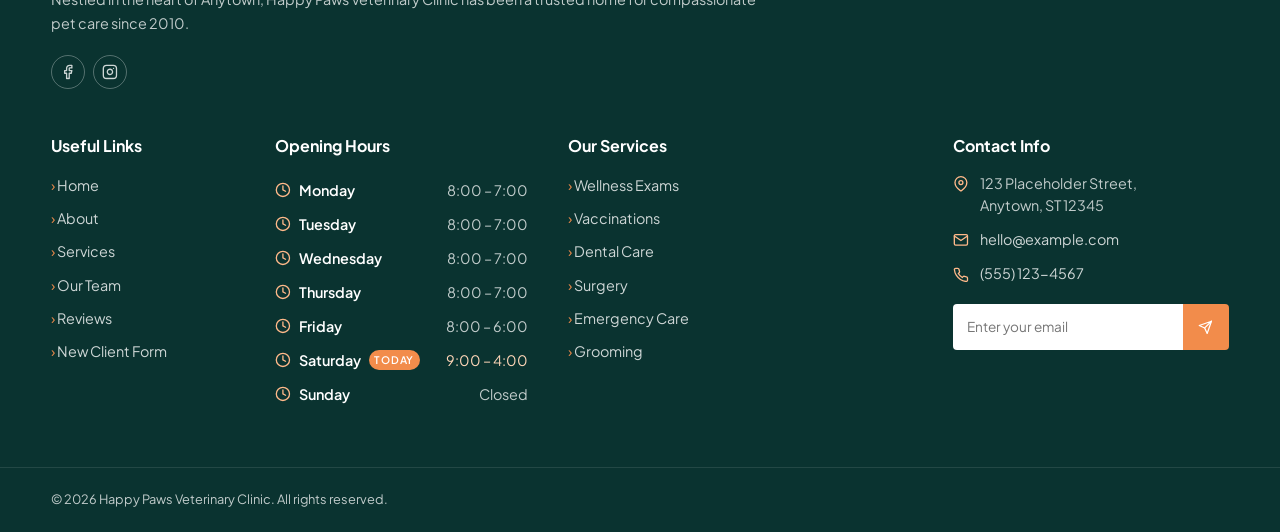
<file: services.html>
<!DOCTYPE html>
<html lang="en">
<head>
  <meta charset="UTF-8" />
  <meta name="viewport" content="width=device-width, initial-scale=1.0" />
  <title>Our Services | Happy Paws Veterinary Clinic</title>
  <meta name="description" content="Wellness exams, vaccinations, dental care, surgery, emergency care, and grooming at Happy Paws Veterinary Clinic." />
  <link rel="preconnect" href="https://fonts.googleapis.com" />
  <link rel="preconnect" href="https://fonts.gstatic.com" crossorigin />
  <link href="https://fonts.googleapis.com/css2?family=Fraunces:opsz,wght@9..144,500;9..144,600;9..144,700&family=Plus+Jakarta+Sans:wght@400;500;600;700&display=swap" rel="stylesheet" />
  <link rel="stylesheet" href="style.css" />
</head>
<body>

  <!-- Icon set (reused with <use href="#i-name">) -->
  <svg width="0" height="0" style="position:absolute" aria-hidden="true">
    <defs>
      <symbol id="i-clock" viewBox="0 0 24 24"><circle cx="12" cy="12" r="10"/><polyline points="12 6 12 12 16 14"/></symbol>
      <symbol id="i-pin" viewBox="0 0 24 24"><path d="M21 10c0 7-9 13-9 13s-9-6-9-13a9 9 0 0 1 18 0z"/><circle cx="12" cy="10" r="3"/></symbol>
      <symbol id="i-phone" viewBox="0 0 24 24"><path d="M22 16.92v3a2 2 0 0 1-2.18 2 19.79 19.79 0 0 1-8.63-3.07 19.5 19.5 0 0 1-6-6 19.79 19.79 0 0 1-3.07-8.67A2 2 0 0 1 4.110 2h3a2 2 0 0 1 2 1.72 12.84 12.84 0 0 0 .7 2.81 2 2 0 0 1-.45 2.11L8.09 9.91a16 16 0 0 0 6 6l1.27-1.27a2 2 0 0 1 2.11-.45 12.84 12.84 0 0 0 2.81.7A2 2 0 0 1 22 16.92z"/></symbol>
      <symbol id="i-mail" viewBox="0 0 24 24"><path d="M4 4h16c1.1 0 2 .9 2 2v12c0 1.1-.9 2-2 2H4c-1.1 0-2-.9-2-2V6c0-1.1.9-2 2-2z"/><polyline points="22,6 12,13 2,6"/></symbol>
      <symbol id="i-facebook" viewBox="0 0 24 24"><path d="M18 2h-3a5 5 0 0 0-5 5v3H7v4h3v8h4v-8h3l1-4h-4V7a1 1 0 0 1 1-1h3z"/></symbol>
      <symbol id="i-instagram" viewBox="0 0 24 24"><rect x="2" y="2" width="20" height="20" rx="5"/><path d="M16 11.37A4 4 0 1 1 12.63 8 4 4 0 0 1 16 11.370z"/><line x1="17.5" y1="6.5" x2="17.51" y2="6.5"/></symbol>
      <symbol id="i-heart" viewBox="0 0 24 24"><path d="M20.84 4.61a5.5 5.5 0 0 0-7.78 0L12 5.67l-1.06-1.06a5.5 5.5 0 0 0-7.78 7.780l1.06 1.06L12 21.23l7.78-7.78 1.06-1.06a5.5 5.5 0 0 0 0-7.78z"/></symbol>
      <symbol id="i-shield" viewBox="0 0 24 24"><path d="M12 22s8-4 8-10V5l-8-3-8 3v7c0 6 8 10 8 10z"/><polyline points="9 12 11 14 15 10"/></symbol>
      <symbol id="i-smile" viewBox="0 0 24 24"><circle cx="12" cy="12" r="10"/><path d="M8 14s1.5 2 4 2 4-2 4-2"/><line x1="9" y1="9" x2="9.01" y2="9"/><line x1="15" y1="9" x2="15.01" y2="9"/></symbol>
      <symbol id="i-plus" viewBox="0 0 24 24"><rect x="3" y="3" width="18" height="18" rx="2"/><line x1="12" y1="8" x2="12" y2="16"/><line x1="8" y1="12" x2="16" y2="12"/></symbol>
      <symbol id="i-pulse" viewBox="0 0 24 24"><polyline points="22 12 18 12 15 21 9 3 6 12 2 12"/></symbol>
      <symbol id="i-scissors" viewBox="0 0 24 24"><circle cx="6" cy="6" r="3"/><circle cx="6" cy="18" r="3"/><line x1="20" y1="4" x2="8.12" y2="15.88"/><line x1="14.47" y1="14.48" x2="20" y2="20"/><line x1="8.12" y1="8.12" x2="12" y2="12"/></symbol>
      <symbol id="i-check" viewBox="0 0 24 24"><polyline points="20 6 9 17 4 12"/></symbol>
      <symbol id="i-down" viewBox="0 0 24 24"><polyline points="6 9 12 15 18 9"/></symbol>
      <symbol id="i-up" viewBox="0 0 24 24"><polyline points="18 15 12 9 6 15"/></symbol>
      <symbol id="i-send" viewBox="0 0 24 24"><line x1="22" y1="2" x2="11" y2="13"/><polygon points="22 2 15 22 11 13 2 9 22 2"/></symbol>
    </defs>
  </svg>

  <!-- ========== Thin top strip ========== -->
  <div class="strip-top">Established in 2010</div>

  <!-- ========== Brand header ========== -->
  <div class="brandbar">
    <div class="container brandbar-inner">
      <a href="tel:5551234567" class="brand-phone"><svg class="i"><use href="#i-phone"/></svg> (555) 123-4567</a>
      <a href="index.html" class="logo logo-light">
        <span class="logo-icon">🐾</span>
        <span class="logo-text">Happy Paws<small>Veterinary Clinic</small></span>
      </a>
      <div class="social">
        <a href="#" aria-label="Facebook"><svg class="i"><use href="#i-facebook"/></svg></a>
        <a href="#" aria-label="Instagram"><svg class="i"><use href="#i-instagram"/></svg></a>
      </div>
    </div>
  </div>

  <!-- ========== Sticky Navigation ========== -->
  <header class="navbar" id="navbar">
    <div class="container nav-inner">
      <a href="index.html" class="nav-logo">🐾 Happy Paws</a>
      <button class="nav-toggle" id="navToggle" aria-label="Open menu" aria-expanded="false" aria-controls="navLinks">
        <span></span><span></span><span></span>
      </button>
      <nav>
        <ul class="nav-links" id="navLinks">
          <li><a href="index.html">Home</a></li>
          <li><a href="index.html#about">About</a></li>
          <li class="has-dropdown">
            <a href="services.html" class="current" aria-current="page">Services</a>
            <button class="dd-toggle" aria-expanded="false" aria-label="Show service list"><svg class="i"><use href="#i-down"/></svg></button>
            <ul class="dropdown">
              <li><a href="services.html#wellness">Wellness Exams</a></li>
              <li><a href="services.html#vaccinations">Vaccinations</a></li>
              <li><a href="services.html#dental">Dental Care</a></li>
              <li><a href="services.html#surgery">Surgery</a></li>
              <li><a href="services.html#emergency">Emergency Care</a></li>
              <li><a href="services.html#grooming">Grooming</a></li>
            </ul>
          </li>
          <li><a href="index.html#team">Our Team</a></li>
          <li><a href="index.html#testimonials">Reviews</a></li>
          <li><a href="index.html#contact">New Client Form</a></li>
          <li><a href="#footer">Contact</a></li>
        </ul>
      </nav>
    </div>
  </header>

  <main>
    <!-- ========== Page banner ========== -->
    <section class="page-hero">
      <div class="container">
        <p class="breadcrumb"><a href="index.html">Home</a> / Services</p>
        <h1>Our Services</h1>
        <p>From first puppy and kitten visits to senior care, surgery, and a fresh new haircut — everything your pet needs, under one roof.</p>
      </div>
    </section>

    <!-- ========== Quick links ========== -->
    <nav class="service-jump" aria-label="Jump to a service">
      <div class="container service-jump-inner">
        <a href="#wellness"><svg class="i"><use href="#i-heart"/></svg>Wellness</a>
        <a href="#vaccinations"><svg class="i"><use href="#i-shield"/></svg>Vaccinations</a>
        <a href="#dental"><svg class="i"><use href="#i-smile"/></svg>Dental</a>
        <a href="#surgery"><svg class="i"><use href="#i-plus"/></svg>Surgery</a>
        <a href="#emergency"><svg class="i"><use href="#i-pulse"/></svg>Emergency</a>
        <a href="#grooming"><svg class="i"><use href="#i-scissors"/></svg>Grooming</a>
      </div>
    </nav>

    <!-- ========== Wellness ========== -->
    <section class="service-detail" id="wellness">
      <div class="container service-detail-inner">
        <img src="images/service-wellness.jpg" alt="Veterinarian gently examining a white cat" />
        <div class="service-body">
          <span class="service-tag"><svg class="i"><use href="#i-heart"/></svg>Preventive care</span>
          <h2>Wellness Exams</h2>
          <p>Regular wellness exams are the foundation of a long, healthy life. Pets are experts at hiding discomfort, and many common conditions — from dental disease to arthritis, kidney changes, and thyroid problems — develop quietly long before you notice symptoms at home. A thorough head-to-tail exam gives our veterinarians the chance to catch these changes early, when they are easier and more affordable to treat.</p>
          <p>During your visit, we take the time to get to know your pet and listen to your questions. We check weight and body condition, listen to the heart and lungs, examine the eyes, ears, skin, coat, and teeth, and gently feel the abdomen, joints, and lymph nodes. Depending on your pet's age and lifestyle, we may recommend bloodwork, a urine test, or a parasite screening to get a clearer picture of what's happening inside.</p>
          <h3>What's included</h3>
          <ul class="check-list">
            <li>Complete nose-to-tail physical exam</li>
            <li>Weight, nutrition, and body condition review</li>
            <li>Parasite prevention plan for fleas, ticks, and heartworm</li>
            <li>Age-appropriate lab work and screenings</li>
            <li>A personalized care plan you can take home</li>
          </ul>
          <p>We recommend a wellness exam once a year for most adult dogs and cats, and twice a year for seniors (usually seven years and older) or pets with ongoing health conditions. Puppies and kittens need more frequent visits during their first months as they grow and complete their vaccine series.</p>
          <p>Wellness visits are also a great time to talk about behavior, training, travel plans, or changes you've noticed at home. No question is too small — the more we know about your pet's daily life, the better we can care for them.</p>
          <a href="index.html?service=Wellness%20Exam#contact" class="btn btn-accent">Book a Wellness Exam</a>
        </div>
      </div>
    </section>

    <!-- ========== Vaccinations ========== -->
    <section class="service-detail alt" id="vaccinations">
      <div class="container service-detail-inner">
        <img src="images/service-vaccinations.jpg" alt="Veterinarian giving a vaccine injection to a dog" />
        <div class="service-body">
          <span class="service-tag"><svg class="i"><use href="#i-shield"/></svg>Protection</span>
          <h2>Vaccinations</h2>
          <p>Vaccines are one of the simplest and most effective ways to protect your pet from serious, sometimes life-threatening diseases. They work by training your pet's immune system to recognize and fight specific infections before exposure ever happens — keeping your pet, your family, and other animals in the community safer.</p>
          <p>Not every pet needs every vaccine. Our veterinarians tailor a vaccination plan to your pet's age, health, and lifestyle. Core vaccines are recommended for all dogs and cats, while lifestyle vaccines depend on factors such as whether your dog visits daycare or boarding facilities, hikes in wooded areas, or whether your cat spends time outdoors.</p>
          <h3>What's included</h3>
          <ul class="check-list">
            <li>Core vaccines for dogs, including rabies, distemper, and parvovirus</li>
            <li>Core vaccines for cats, including rabies and feline distemper</li>
            <li>Lifestyle vaccines such as Bordetella, leptospirosis, Lyme, and feline leukemia</li>
            <li>Complete puppy and kitten vaccine series</li>
            <li>Reminders by text or email so you never miss a booster</li>
          </ul>
          <p>Before every vaccine, your pet receives a quick health check to make sure they're well enough to be vaccinated. Most pets experience no side effects at all; a few may feel a little sleepy or sore for a day. We'll explain what to watch for, and we're always just a phone call away if you have concerns.</p>
          <p>New to the clinic? Bring any previous vaccine records with you, or ask your former veterinarian to send them over. We'll review your pet's history, avoid unnecessary repeat shots, and set up a simple schedule that keeps protection up to date.</p>
          <a href="index.html?service=Vaccinations#contact" class="btn btn-accent">Book Vaccinations</a>
        </div>
      </div>
    </section>

    <!-- ========== Dental ========== -->
    <section class="service-detail" id="dental">
      <div class="container service-detail-inner">
        <img src="images/service-dental.jpg" alt="Veterinarian checking a dachshund's teeth" />
        <div class="service-body">
          <span class="service-tag"><svg class="i"><use href="#i-smile"/></svg>Healthy smiles</span>
          <h2>Dental Care</h2>
          <p>Dental disease is one of the most common health problems we see — most dogs and cats show signs of it by the age of three. Plaque and tartar build-up can lead to painful gums, loose teeth, and bad breath, and bacteria from an unhealthy mouth can affect the heart, kidneys, and liver over time.</p>
          <p>Our dental care starts with an oral exam during every wellness visit. When a professional cleaning is needed, it is performed under carefully monitored anesthesia so we can safely clean above and below the gumline, take dental X-rays, and check every tooth for problems hidden beneath the surface. A dedicated team member watches your pet's vital signs from start to finish.</p>
          <h3>What's included</h3>
          <ul class="check-list">
            <li>Oral exam and dental charting</li>
            <li>Scaling and polishing above and below the gumline</li>
            <li>Digital dental X-rays</li>
            <li>Tooth extractions when necessary</li>
            <li>Home-care coaching, including brushing tips and dental chews</li>
          </ul>
          <p>Watch for warning signs such as bad breath, red or bleeding gums, drooling, dropping food, or pawing at the mouth. Pets rarely stop eating because of dental pain, so regular checkups are the best way to keep their smiles healthy and comfortable for years to come.</p>
          <p>Between visits, a little home care goes a long way. Brushing a few times a week with a pet-safe toothpaste, offering vet-approved dental chews, and scheduling regular checkups can slow tartar build-up and help your pet avoid painful problems later. Our team is always happy to show you easy brushing techniques that work for even the wiggliest pets.</p>
          <a href="index.html?service=Dental%20Care#contact" class="btn btn-accent">Book Dental Care</a>
        </div>
      </div>
    </section>

    <!-- ========== Surgery ========== -->
    <section class="service-detail alt" id="surgery">
      <div class="container service-detail-inner">
        <img src="images/service-surgery.jpg" alt="Tabby cat resting in a recovery cone with a bandaged paw" />
        <div class="service-body">
          <span class="service-tag"><svg class="i"><use href="#i-plus"/></svg>Safe procedures</span>
          <h2>Surgery</h2>
          <p>When your pet needs surgery, you want to know they're in safe, experienced hands. Our surgical suite is equipped with modern anesthesia and monitoring equipment, and every procedure is performed with a strong focus on safety, pain management, and a gentle recovery.</p>
          <p>Before any procedure, we perform a pre-surgical exam and recommend bloodwork to make sure anesthesia is as safe as possible for your pet. During surgery, a trained technician monitors heart rate, breathing, oxygen levels, blood pressure, and temperature. Afterward, your pet recovers in a warm, quiet area with close supervision until they're ready to go home.</p>
          <h3>What's included</h3>
          <ul class="check-list">
            <li>Spay and neuter procedures</li>
            <li>Soft-tissue surgery, such as lump and mass removals</li>
            <li>Wound repair and laceration care</li>
            <li>Foreign-body removal</li>
            <li>Pain management before, during, and after surgery</li>
            <li>Detailed at-home recovery instructions and follow-up visits</li>
          </ul>
          <p>We know surgery can feel stressful for pet parents, too. Our team will walk you through every step, answer your questions, and call you with an update as soon as your pet is awake. Most pets go home the same day with medication and a clear plan for a comfortable recovery.</p>
          <p>For planned procedures, we'll give you simple instructions to follow beforehand, such as when to stop food and water the night before. At pick-up, we review medications, activity limits, and incision care with you, and we schedule a recheck visit to make sure healing is right on track. If anything seems off once you're home, call us — we're here to help.</p>
          <a href="index.html?service=Surgery%20Consultation#contact" class="btn btn-accent">Request a Surgery Consult</a>
        </div>
      </div>
    </section>

    <!-- ========== Emergency ========== -->
    <section class="service-detail" id="emergency">
      <div class="container service-detail-inner">
        <img src="images/service-emergency.jpg" alt="Veterinary team member in scrubs comforting a corgi" />
        <div class="service-body">
          <span class="service-tag tag-urgent"><svg class="i"><use href="#i-pulse"/></svg>24/7 emergency line</span>
          <h2>Emergency Care</h2>
          <p>Emergencies never happen at a convenient time. When your pet is hurt or suddenly unwell, our team is here to provide fast, calm, and compassionate care. During clinic hours, urgent cases are seen as quickly as possible, and our 24/7 emergency line connects you with guidance whenever you need it.</p>
          <p>When you arrive, a team member will assess your pet right away and prioritize care based on how serious the situation is. With in-house X-ray, ultrasound, and laboratory testing, we can diagnose problems quickly and begin treatment without delay. We'll keep you informed and explain your options every step of the way.</p>
          <h3>Call us right away if you notice</h3>
          <ul class="check-list urgent">
            <li>Difficulty breathing or choking</li>
            <li>Bleeding that won't stop, or deep wounds</li>
            <li>Suspected poisoning, such as chocolate, medications, or antifreeze</li>
            <li>Repeated vomiting or diarrhea, especially with lethargy</li>
            <li>Trouble urinating, collapse, or seizures</li>
            <li>A swollen, hard belly or unproductive retching</li>
          </ul>
          <p>If you think your pet is having an emergency, call before you leave so our team can prepare for your arrival. Stay calm, keep your pet as still and comfortable as possible, and bring any packaging if you suspect they swallowed something harmful.</p>
          <p>Our team also provides follow-up care after an emergency visit, including rechecks, bandage changes, medication adjustments, and ongoing monitoring. If your pet needs specialized overnight care, we'll arrange a smooth transfer to a trusted 24-hour hospital nearby and share all of their records, so nothing is missed.</p>
          <a href="tel:5550000000" class="btn btn-urgent">Call (555) 000-0000</a>
        </div>
      </div>
    </section>

    <!-- ========== Grooming ========== -->
    <section class="service-detail alt" id="grooming">
      <div class="container service-detail-inner">
        <img src="images/service-grooming.jpg" alt="Small white dog getting a haircut with scissors" />
        <div class="service-body">
          <span class="service-tag"><svg class="i"><use href="#i-scissors"/></svg>Look &amp; feel great</span>
          <h2>Grooming</h2>
          <p>Regular grooming does far more than keep your pet looking good. A clean, well-maintained coat helps prevent painful mats, skin infections, and overgrown nails, and every session gives our team the chance to spot lumps, skin irritation, parasites, or ear problems early.</p>
          <p>Our groomers use gentle, fear-free handling techniques and take breaks whenever a pet needs them. Because grooming happens inside a veterinary clinic, nervous pets, seniors, and those with medical conditions can be groomed with a veterinarian close by if anything comes up. We use pet-safe shampoos chosen for your pet's skin and coat type.</p>
          <h3>What's included</h3>
          <ul class="check-list">
            <li>Warm bath with a shampoo suited to your pet's skin</li>
            <li>Blow-dry and thorough brush-out</li>
            <li>Breed-specific haircuts and trims</li>
            <li>Nail trimming and paw-pad care</li>
            <li>Ear cleaning</li>
            <li>De-shedding treatments and mat removal</li>
          </ul>
          <p>Most dogs benefit from professional grooming every four to eight weeks, depending on their breed and coat. Cats, rabbits, and other small pets are welcome too — just let us know about any special needs when you book, and we'll make sure their visit is calm and comfortable.</p>
          <p>Between appointments, regular brushing at home helps keep your pet's coat healthy and makes each grooming visit easier. We're happy to recommend the right brush, shampoo, and routine for your pet. Ask about combining grooming with a wellness exam or nail trim to save you an extra trip.</p>
          <a href="index.html?service=Grooming#contact" class="btn btn-accent">Book Grooming</a>
        </div>
      </div>
    </section>

    <!-- ========== Call-to-action band ========== -->
    <section class="cta-band">
      <div class="container cta-inner">
        <div>
          <h2>Not sure what your pet needs?</h2>
          <p>Give us a call — our friendly team is happy to help you choose the right visit.</p>
        </div>
        <div class="cta-actions">
          <a href="tel:5551234567" class="btn btn-ghost">Call (555) 123-4567</a>
          <a href="index.html#contact" class="btn btn-accent">Request an Appointment</a>
        </div>
      </div>
    </section>
  </main>

  <!-- ========== Footer ========== -->
  <footer class="footer" id="footer">
    <div class="container">
      <div class="footer-brand">
        <a href="index.html" class="logo logo-light"><span class="logo-icon">🐾</span><span class="logo-text">Happy Paws<small>Veterinary Clinic</small></span></a>
        <p>Nestled in the heart of Anytown, Happy Paws Veterinary Clinic has been a trusted home for compassionate pet care since 2010.</p>
        <div class="social">
          <a href="#" aria-label="Facebook"><svg class="i"><use href="#i-facebook"/></svg></a>
          <a href="#" aria-label="Instagram"><svg class="i"><use href="#i-instagram"/></svg></a>
        </div>
      </div>

      <div class="footer-grid">
        <div>
          <h4>Useful Links</h4>
          <ul class="footer-links">
            <li><a href="index.html">Home</a></li>
            <li><a href="index.html#about">About</a></li>
            <li><a href="services.html">Services</a></li>
            <li><a href="index.html#team">Our Team</a></li>
            <li><a href="index.html#testimonials">Reviews</a></li>
            <li><a href="index.html#contact">New Client Form</a></li>
          </ul>
        </div>
        <div>
          <h4>Opening Hours</h4>
          <ul class="hours-list" id="hoursList">
            <li data-day="1"><span><svg class="i"><use href="#i-clock"/></svg>Monday</span><span>8:00 – 7:00</span></li>
            <li data-day="2"><span><svg class="i"><use href="#i-clock"/></svg>Tuesday</span><span>8:00 – 7:00</span></li>
            <li data-day="3"><span><svg class="i"><use href="#i-clock"/></svg>Wednesday</span><span>8:00 – 7:00</span></li>
            <li data-day="4"><span><svg class="i"><use href="#i-clock"/></svg>Thursday</span><span>8:00 – 7:00</span></li>
            <li data-day="5"><span><svg class="i"><use href="#i-clock"/></svg>Friday</span><span>8:00 – 6:00</span></li>
            <li data-day="6"><span><svg class="i"><use href="#i-clock"/></svg>Saturday</span><span>9:00 – 4:00</span></li>
            <li data-day="0"><span><svg class="i"><use href="#i-clock"/></svg>Sunday</span><span>Closed</span></li>
          </ul>
        </div>
        <div>
          <h4>Our Services</h4>
          <ul class="footer-links">
            <li><a href="#wellness">Wellness Exams</a></li>
            <li><a href="#vaccinations">Vaccinations</a></li>
            <li><a href="#dental">Dental Care</a></li>
            <li><a href="#surgery">Surgery</a></li>
            <li><a href="#emergency">Emergency Care</a></li>
            <li><a href="#grooming">Grooming</a></li>
          </ul>
        </div>
        <div>
          <h4>Contact Info</h4>
          <ul class="footer-contact">
            <li><svg class="i"><use href="#i-pin"/></svg><span>123 Placeholder Street,<br />Anytown, ST 12345</span></li>
            <li><svg class="i"><use href="#i-mail"/></svg><a href="mailto:hello@example.com">hello@example.com</a></li>
            <li><svg class="i"><use href="#i-phone"/></svg><a href="tel:5551234567">(555) 123-4567</a></li>
          </ul>
          <form class="footer-subscribe js-subscribe" novalidate>
            <input type="email" placeholder="Enter your email" aria-label="Email address" required />
            <button type="submit" aria-label="Subscribe"><svg class="i"><use href="#i-send"/></svg></button>
          </form>
          <p class="subscribe-msg" role="status" aria-live="polite"></p>
        </div>
      </div>
    </div>
    <div class="footer-bottom">
      <div class="container footer-bottom-inner">
        <p>© <span id="year"></span> Happy Paws Veterinary Clinic. All rights reserved.</p>
      </div>
    </div>
  </footer>

  <button class="to-top" id="toTop" aria-label="Back to top"><svg class="i"><use href="#i-up"/></svg></button>

  <script src="script.js"></script>
</body>
</html>
</file>
<file: style.css>
/* =========================================================
   Happy Paws Veterinary Clinic — Styles
   Edit the variables below to re-theme the whole site.
   ========================================================= */
:root {
  --teal-950: #0a3330;
  --teal-900: #0f4c4a;
  --teal-800: #145f5b;
  --teal-700: #1d7a72;
  --teal-500: #3aa99f;
  --teal-200: #bfe6e0;
  --teal-50:  #edf7f5;

  --accent:      #f28c4b;
  --accent-dark: #dc7333;
  --peach:       #fde4d2;

  --text:   #22333a;
  --muted:  #5d6f74;
  --white:  #ffffff;
  --border: #e3ebe9;
  --error:  #d64545;

  --radius-sm: 8px;
  --radius:    14px;
  --shadow:    0 10px 30px rgba(15, 76, 74, 0.10);

  --font-head: "Fraunces", Georgia, serif;
  --font-body: "Plus Jakarta Sans", system-ui, sans-serif;
  --nav-h: 54px;
}

/* ---------- Base ---------- */
*, *::before, *::after { box-sizing: border-box; }
html { scroll-behavior: smooth; scroll-padding-top: var(--nav-h); }
body { margin: 0; font-family: var(--font-body); color: var(--text); background: var(--white); line-height: 1.7; -webkit-font-smoothing: antialiased; }
img { max-width: 100%; display: block; }
h1, h2, h3, h4 { font-family: var(--font-head); color: var(--teal-900); line-height: 1.15; margin: 0 0 .5em; font-weight: 600; }
h2 { font-size: clamp(1.9rem, 3.6vw, 2.6rem); }
h3 { font-size: 1.15rem; }
p  { margin: 0 0 1em; }
a  { color: var(--teal-700); }
.container { width: min(1180px, 92%); margin-inline: auto; position: relative; }

.i { width: 1.1em; height: 1.1em; fill: none; stroke: currentColor; stroke-width: 2; stroke-linecap: round; stroke-linejoin: round; flex-shrink: 0; vertical-align: -0.15em; }

/* ---------- Buttons ---------- */
.btn {
  display: inline-block; font-family: var(--font-body); font-weight: 700; font-size: .95rem;
  text-decoration: none; padding: .85em 1.7em; border-radius: 999px; border: 2px solid transparent;
  cursor: pointer; transition: transform .2s, background .2s, color .2s, border-color .2s;
}
.btn:hover { transform: translateY(-2px); }
.btn-accent { background: var(--accent); color: var(--white); box-shadow: 0 8px 20px rgba(242,140,75,.35); }
.btn-accent:hover { background: var(--accent-dark); }
.btn-ghost { border-color: var(--white); color: var(--white); background: transparent; border-radius: 4px; text-transform: uppercase; letter-spacing: .06em; font-size: .85rem; }
.btn-ghost:hover { background: var(--white); color: var(--teal-900); }
.btn-sm { padding: .65em 1.3em; font-size: .9rem; }
.btn-block { width: 100%; }
.btn-dark {
  display: inline-block; margin-top: .6rem; background: var(--teal-900); color: var(--white);
  font-size: .72rem; font-weight: 700; letter-spacing: .08em; text-transform: uppercase;
  padding: .55em 1.2em; border-radius: 4px; transition: background .2s;
}

/* ---------- Top strip + brand bar ---------- */
.strip-top { background: var(--teal-950); color: rgba(255,255,255,.75); text-align: center; font-size: .75rem; letter-spacing: .08em; padding: .35rem 0; }
.brandbar { background: var(--teal-900); color: var(--white); }
.brandbar-inner { display: grid; grid-template-columns: 1fr auto 1fr; align-items: center; padding: 1.1rem 0; }
.brand-phone { color: var(--white); text-decoration: none; font-weight: 600; display: inline-flex; align-items: center; gap: .5rem; }
.brand-phone:hover { color: #ffd6b8; }
.brandbar .social { justify-self: end; }

.logo { display: flex; align-items: center; gap: .65rem; text-decoration: none; color: var(--teal-900); }
.logo-icon { width: 50px; height: 50px; border-radius: 14px; display: grid; place-items: center; font-size: 1.6rem; background: var(--peach); transform: rotate(-6deg); }
.logo-text { font-family: var(--font-head); font-weight: 700; font-size: 1.7rem; line-height: 1; display: flex; flex-direction: column; }
.logo-text small { font-family: var(--font-body); font-size: .7rem; font-weight: 600; letter-spacing: .2em; text-transform: uppercase; color: #ffb98a; margin-top: .3rem; }
.logo-light { color: var(--white); }

.social { display: flex; gap: .5rem; }
.social a {
  width: 34px; height: 34px; border-radius: 50%; display: grid; place-items: center;
  color: var(--white); border: 1px solid rgba(255,255,255,.3); transition: background .2s, border-color .2s;
}
.social a:hover { background: var(--accent); border-color: var(--accent); }

/* ---------- Sticky nav ---------- */
.navbar {
  position: sticky; top: 0; z-index: 100; height: var(--nav-h);
  background: var(--teal-800); border-top: 1px solid rgba(255,255,255,.08);
  transition: box-shadow .25s;
}
.navbar.scrolled { box-shadow: 0 6px 20px rgba(0,0,0,.18); }
.nav-inner { display: flex; align-items: center; justify-content: center; height: 100%; }
.nav-logo { display: none; color: var(--white); text-decoration: none; font-family: var(--font-head); font-weight: 700; font-size: 1.2rem; }
.nav-links { list-style: none; display: flex; align-items: center; gap: 2.2rem; margin: 0; padding: 0; }
.nav-links a { color: var(--white); text-decoration: none; font-weight: 600; font-size: .85rem; text-transform: uppercase; letter-spacing: .06em; padding: .3rem 0; border-bottom: 2px solid transparent; transition: color .2s, border-color .2s; }
.nav-links a:hover, .nav-links a.active { color: #ffd6b8; border-bottom-color: var(--accent); }

.nav-toggle { display: none; flex-direction: column; gap: 5px; background: none; border: none; cursor: pointer; padding: 8px; }
.nav-toggle span { width: 24px; height: 2.5px; background: var(--white); border-radius: 2px; transition: .25s; }
.nav-toggle.open span:nth-child(1) { transform: translateY(7.5px) rotate(45deg); }
.nav-toggle.open span:nth-child(2) { opacity: 0; }
.nav-toggle.open span:nth-child(3) { transform: translateY(-7.5px) rotate(-45deg); }

/* ---------- Hero slider ---------- */
.hero { position: relative; height: clamp(420px, 52vw, 560px); overflow: hidden; background: var(--teal-50); }
.hero-slide { position: absolute; inset: 0; opacity: 0; visibility: hidden; transition: opacity .8s ease, visibility .8s; }
.hero-slide.active { opacity: 1; visibility: visible; }
.hero-img { position: absolute; top: 0; right: 0; width: 62%; height: 100%; object-fit: cover; }
.hero-img-top { object-position: center 20%; }
.hero-slide::after {
  content: ""; position: absolute; inset: 0;
  background: linear-gradient(90deg, var(--teal-50) 38%, rgba(237,247,245,.85) 48%, rgba(237,247,245,0) 66%);
}
.hero-content { position: relative; z-index: 1; height: 100%; display: flex; flex-direction: column; justify-content: center; align-items: flex-start; }
.hero-kicker { font-family: var(--font-head); font-size: clamp(1.4rem, 2.6vw, 2.1rem); color: var(--teal-700); margin: 0; font-weight: 500; text-transform: uppercase; letter-spacing: .02em; }
.hero h1 { font-size: clamp(2.4rem, 5.2vw, 4.4rem); font-weight: 700; text-transform: uppercase; letter-spacing: -.01em; margin: 0; line-height: 1; max-width: 52%; }
.hero h1 span { display: block; color: var(--accent); white-space: nowrap; }
.hero-sub { color: var(--muted); font-size: 1.15rem; margin: .7rem 0 1.5rem; }
.review-badge {
  display: inline-flex; align-items: center; gap: .5rem; background: var(--white);
  padding: .7rem 1.2rem; border-radius: 999px; box-shadow: var(--shadow); font-size: .85rem;
}
.review-badge strong { text-transform: uppercase; letter-spacing: .05em; color: var(--teal-900); }
.review-badge .stars { color: #f5b301; letter-spacing: .1em; }

.hero-arrow {
  position: absolute; top: 50%; transform: translateY(-50%); z-index: 3;
  width: 40px; height: 64px; border: none; cursor: pointer;
  background: rgba(15,76,74,.55); color: var(--white); font-size: 1.3rem;
  display: grid; place-items: center; transition: background .2s;
}
.hero-arrow:hover { background: var(--accent); }
.hero-arrow.prev { left: 0; border-radius: 0 6px 6px 0; }
.hero-arrow.next { right: 0; border-radius: 6px 0 0 6px; }
.hero-dots { position: absolute; bottom: 1.2rem; left: 50%; transform: translateX(-50%); display: flex; gap: .5rem; z-index: 3; }
.hero-dots button { width: 10px; height: 10px; border-radius: 999px; border: none; padding: 0; cursor: pointer; background: rgba(255,255,255,.7); box-shadow: 0 0 0 1px rgba(15,76,74,.25); transition: .25s; }
.hero-dots button.active { width: 28px; background: var(--accent); }

/* ---------- Info strip ---------- */
.info-strip { background: var(--teal-900); color: var(--white); padding: 1.8rem 0; }
.info-grid { display: grid; grid-template-columns: repeat(4, 1fr); gap: 1.5rem; }
.info-item { display: flex; gap: .9rem; color: inherit; text-decoration: none; }
.info-item .i { width: 28px; height: 28px; color: #ffb98a; margin-top: .1rem; }
.info-item h3 { color: var(--white); font-family: var(--font-body); font-size: 1rem; font-weight: 700; margin-bottom: .25rem; }
.info-item p { margin: 0; font-size: .85rem; color: rgba(255,255,255,.75); line-height: 1.5; }
a.info-item:hover h3 { color: #ffd6b8; }

/* ---------- Banner ---------- */
.banner { background: var(--accent); color: var(--white); text-align: center; padding: .9rem 0; }
.banner strong { display: block; font-family: var(--font-head); font-size: clamp(1.3rem, 2.5vw, 1.8rem); font-weight: 600; line-height: 1.2; }
.banner span { font-size: .85rem; font-weight: 600; opacity: .92; }

/* ---------- Sections ---------- */
.section { padding: 5rem 0; }
.section-tint { background: var(--teal-50); }
.section-head { text-align: center; max-width: 640px; margin: 0 auto 3rem; }
.section-head p { color: var(--muted); }

/* ---------- Intro ---------- */
.intro-inner { text-align: center; max-width: 820px; }
.intro-inner h2 { font-size: clamp(2rem, 4vw, 2.8rem); margin-bottom: .3rem; }
.intro-lead { font-family: var(--font-head); font-size: clamp(1.3rem, 2.4vw, 1.75rem); color: var(--teal-700); font-weight: 600; margin-bottom: .2rem; }
.intro-sub { font-size: 1.2rem; color: var(--text); margin-bottom: 1.4rem; }
.intro-inner p:last-child { color: var(--muted); font-size: .95rem; }

/* ---------- Promo tiles ---------- */
.promo-grid {
  display: grid; grid-template-columns: 1.15fr 1fr; grid-template-rows: auto auto;
  gap: 1.5rem; margin-top: 3.5rem;
}
.promo {
  display: grid; grid-template-columns: 1fr 1fr; align-items: center; overflow: hidden;
  background: var(--teal-50); border-radius: var(--radius); text-decoration: none; color: inherit;
  box-shadow: var(--shadow); transition: transform .3s, box-shadow .3s;
}
.promo:hover { transform: translateY(-5px); box-shadow: 0 18px 40px rgba(15,76,74,.16); }
.promo:hover .btn-dark { background: var(--accent); }
.promo img { width: 100%; height: 100%; object-fit: cover; min-height: 220px; }
.promo-text { padding: 1.8rem; }
.promo-text small { display: block; font-size: .7rem; font-weight: 700; letter-spacing: .12em; text-transform: uppercase; color: var(--accent-dark); }
.promo-text h3 { font-family: var(--font-body); font-weight: 800; text-transform: uppercase; font-size: 1.35rem; margin: .2rem 0 .4rem; }
.promo-text p { margin: 0; color: var(--muted); font-size: .9rem; text-transform: uppercase; letter-spacing: .02em; line-height: 1.45; }
.promo-diet { background: var(--peach); }
.promo-diet .promo-text { text-align: right; }
.promo-tall { grid-column: 2; grid-row: 1 / span 2; grid-template-columns: 1fr; grid-template-rows: auto 1fr; background: var(--white); border: 1px solid var(--border); }
.promo-tall img { min-height: 300px; }

/* ---------- Services (photo background) ---------- */
.services {
  position: relative; padding: 5.5rem 0; color: var(--white); text-align: center;
  background: linear-gradient(rgba(10,51,48,.88), rgba(10,51,48,.92)), url("images/services-bg.jpg") center / cover fixed;
}
.services h2 { color: var(--white); margin-bottom: 3rem; }
.services-grid { display: grid; grid-template-columns: repeat(3, 1fr); gap: 2.5rem 2.5rem; text-align: left; margin-bottom: 3rem; }
.service { display: flex; gap: 1rem; }
.service .i { width: 34px; height: 34px; color: #ffb98a; stroke-width: 1.6; }
.service h3 { color: var(--white); font-family: var(--font-body); font-weight: 700; font-size: 1.05rem; margin-bottom: .35rem; }
.service p { margin: 0; color: rgba(255,255,255,.75); font-size: .9rem; line-height: 1.6; }

/* ---------- Team ---------- */
.team-grid { display: grid; grid-template-columns: repeat(3, 1fr); gap: 1.75rem; }
.vet-card { background: var(--white); border: 1px solid var(--border); border-radius: var(--radius); overflow: hidden; box-shadow: var(--shadow); transition: transform .3s; }
.vet-card:hover { transform: translateY(-6px); }
.vet-card img { width: 100%; aspect-ratio: 1 / 1; object-fit: cover; object-position: center 25%; }
.vet-card img.pos-top { object-position: center top; }
.vet-info { padding: 1.5rem; text-align: center; }
.vet-info p { color: var(--muted); margin: 0; font-size: .93rem; }
.vet-info .role { color: var(--accent-dark); font-weight: 700; font-size: .8rem; text-transform: uppercase; letter-spacing: .08em; margin-bottom: .7rem; }

/* ---------- Testimonials ---------- */
.slider { max-width: 780px; margin: 0 auto; overflow: hidden; }
.slides { display: flex; transition: transform .6s cubic-bezier(.65,0,.35,1); }
.testimonial { flex: 0 0 100%; margin: 0; text-align: center; padding: 0 1rem; }
.testimonial .stars { color: #f5b301; font-size: 1.2rem; letter-spacing: .2em; margin-bottom: 1rem; }
.testimonial blockquote { margin: 0 0 1.2rem; font-family: var(--font-head); font-size: clamp(1.15rem, 2.2vw, 1.45rem); line-height: 1.55; color: var(--teal-900); }
.testimonial figcaption { color: var(--muted); }
.testimonial figcaption strong { color: var(--teal-900); }
.slider-controls { display: flex; justify-content: center; align-items: center; gap: 1rem; margin-top: 2rem; }
.slider-btn { width: 42px; height: 42px; border-radius: 50%; border: none; background: var(--teal-900); color: var(--white); cursor: pointer; display: grid; place-items: center; font-size: 1.1rem; transition: background .2s; }
.slider-btn:hover { background: var(--accent); }
.dots { display: flex; gap: .5rem; }
.dot { width: 10px; height: 10px; border-radius: 999px; border: none; background: var(--teal-200); cursor: pointer; padding: 0; transition: .25s; }
.dot.active { width: 28px; background: var(--accent); }

/* ---------- Gallery strip ---------- */
.gallery { display: grid; grid-template-columns: repeat(7, 1fr); gap: 6px; padding: 6px; background: var(--white); }
.gallery img { width: 100%; aspect-ratio: 4 / 3; object-fit: cover; transition: transform .3s, filter .3s; }
.gallery img:hover { transform: scale(1.04); filter: brightness(1.05); position: relative; z-index: 1; }

/* ---------- Contact / form ---------- */
.contact-grid { display: grid; grid-template-columns: .85fr 1.15fr; gap: 4rem; align-items: start; }
.contact-intro p { color: var(--muted); font-size: 1.05rem; }
.contact-points { list-style: none; padding: 0; margin: 1.5rem 0; display: grid; gap: .7rem; }
.contact-points li { display: flex; align-items: center; gap: .7rem; font-weight: 500; }
.contact-points span { width: 24px; height: 24px; border-radius: 50%; display: grid; place-items: center; background: var(--teal-700); color: var(--white); font-size: .75rem; font-weight: 700; }
.emergency-note { background: #fdecec; padding: .9rem 1rem; border-radius: var(--radius-sm); font-size: .95rem; color: var(--text) !important; }

.appt-form { background: var(--white); border: 1px solid var(--border); border-radius: var(--radius); padding: 2.2rem; box-shadow: var(--shadow); }
.form-row { display: grid; grid-template-columns: 1fr 1fr; gap: 1rem; }
.field { display: flex; flex-direction: column; margin-bottom: 1rem; }
.field label { font-weight: 600; font-size: .88rem; margin-bottom: .35rem; color: var(--teal-900); }
.field input, .field select, .field textarea {
  font: inherit; color: var(--text); padding: .75rem .95rem;
  border: 1.5px solid var(--border); border-radius: var(--radius-sm); background: #fbfdfd;
  transition: border-color .2s, box-shadow .2s;
}
.field textarea { resize: vertical; }
.field input:focus, .field select:focus, .field textarea:focus { outline: none; border-color: var(--teal-500); box-shadow: 0 0 0 4px rgba(58,169,159,.18); }
.field.invalid input, .field.invalid select { border-color: var(--error); }
.error { color: var(--error); font-size: .8rem; min-height: 1em; margin-top: .25rem; }
.form-success { margin-top: 1rem; padding: 1rem 1.25rem; border-radius: var(--radius-sm); background: var(--teal-50); color: var(--teal-900); border: 1px solid var(--teal-200); font-weight: 500; }

/* ---------- Newsletter ---------- */
.newsletter-grid { display: flex; justify-content: center; }
.newsletter { max-width: 760px; }
.newsletter { display: grid; grid-template-columns: 220px 1fr; gap: 2rem; align-items: center; }
.newsletter img { width: 220px; height: 220px; border-radius: 50%; object-fit: cover; border: 6px solid var(--white); box-shadow: var(--shadow); }
.newsletter p { color: var(--muted); }
.newsletter-form { display: flex; gap: .5rem; }
.newsletter-form input { flex: 1; min-width: 0; font: inherit; padding: .65rem 1rem; border: 1.5px solid var(--border); border-radius: 999px; background: var(--white); }
.newsletter-form input:focus { outline: none; border-color: var(--teal-500); }
.subscribe-msg { font-size: .85rem; margin: .5rem 0 0; min-height: 1.2em; }

/* ---------- Footer ---------- */
.footer { background: var(--teal-950); color: rgba(255,255,255,.75); padding-top: 4rem; font-size: .9rem; }
.footer-brand { max-width: 720px; margin-bottom: 3rem; }
.footer-brand p { margin: 1.2rem 0; }
.footer-grid { display: grid; grid-template-columns: .8fr 1.1fr 1.5fr 1.2fr; gap: 2.5rem; }
.footer h4 { color: var(--white); font-family: var(--font-body); font-size: 1rem; font-weight: 700; margin-bottom: 1.1rem; }
.footer ul { list-style: none; padding: 0; margin: 0; }
.footer a { color: rgba(255,255,255,.8); text-decoration: none; }
.footer a:hover { color: #ffd6b8; }
.footer-links li { margin-bottom: .55rem; }
.footer-links a::before { content: "› "; color: var(--accent); }

.hours-list li { display: flex; justify-content: space-between; gap: 1rem; padding: .3rem 0; }
.hours-list li span:first-child { display: inline-flex; align-items: center; gap: .5rem; color: var(--white); font-weight: 600; }
.hours-list .i { color: #ffb98a; }
.hours-list li.today { color: #ffd6b8; }
.hours-list li.today span:first-child::after { content: "Today"; font-size: .65rem; text-transform: uppercase; letter-spacing: .08em; background: var(--accent); color: var(--white); padding: .1em .5em; border-radius: 999px; }

.footer-posts li { margin-bottom: 1rem; }
.footer-posts a { display: flex; gap: .8rem; align-items: center; line-height: 1.4; font-weight: 500; }
.footer-posts img { width: 54px; height: 54px; border-radius: 6px; object-fit: cover; flex-shrink: 0; }

.footer-contact li { display: flex; gap: .7rem; margin-bottom: .8rem; line-height: 1.5; }
.footer-contact .i { color: #ffb98a; margin-top: .2rem; }
.footer-subscribe { display: flex; margin-top: 1.2rem; }
.footer-subscribe input { flex: 1; min-width: 0; font: inherit; font-size: .85rem; padding: .7rem .9rem; border: none; border-radius: 4px 0 0 4px; }
.footer-subscribe button { width: 46px; border: none; border-radius: 0 4px 4px 0; background: var(--accent); color: var(--white); cursor: pointer; display: grid; place-items: center; }
.footer-subscribe button:hover { background: var(--accent-dark); }
.footer .subscribe-msg { color: #ffd6b8; }

.footer-bottom { margin-top: 3.5rem; border-top: 1px solid rgba(255,255,255,.1); padding: 1.3rem 0; font-size: .8rem; }
.footer-bottom-inner { display: flex; justify-content: space-between; gap: 1rem; flex-wrap: wrap; }
.footer-bottom p { margin: 0; }

.to-top {
  position: fixed; right: 1.2rem; bottom: 1.2rem; z-index: 90;
  width: 44px; height: 44px; border-radius: 8px; border: none; cursor: pointer;
  background: var(--accent); color: var(--white); font-size: 1.2rem; display: grid; place-items: center;
  box-shadow: 0 8px 20px rgba(0,0,0,.2);
  opacity: 0; visibility: hidden; transform: translateY(10px); transition: .25s;
}
.to-top.show { opacity: 1; visibility: visible; transform: none; }
.to-top:hover { background: var(--accent-dark); }

/* ---------- Services dropdown (nav) ---------- */
.has-dropdown { position: relative; display: flex; align-items: center; gap: .15rem; }
.dd-toggle { background: none; border: none; color: var(--white); cursor: pointer; padding: .2rem; display: grid; place-items: center; transition: transform .2s; }
.dd-toggle .i { width: 16px; height: 16px; }
.dropdown {
  list-style: none; margin: 0; padding: .5rem 0;
  position: absolute; top: calc(100% + 14px); left: -1rem; min-width: 220px;
  background: var(--white); border-radius: 10px; box-shadow: 0 18px 40px rgba(0,0,0,.18);
  opacity: 0; visibility: hidden; transform: translateY(8px);
  transition: opacity .2s, transform .2s, visibility .2s;
}
.dropdown::before { content: ""; position: absolute; top: -14px; left: 0; right: 0; height: 14px; } /* hover bridge */
.dropdown a {
  display: block; padding: .6rem 1.2rem; color: var(--text) !important;
  text-transform: none !important; letter-spacing: 0 !important; font-size: .92rem !important;
  border-bottom: none !important;
}
.dropdown a:hover { background: var(--teal-50); color: var(--teal-700) !important; }
.has-dropdown:hover .dropdown, .has-dropdown:focus-within .dropdown, .has-dropdown.open .dropdown {
  opacity: 1; visibility: visible; transform: none;
}
.has-dropdown:hover .dd-toggle, .has-dropdown.open .dd-toggle { transform: rotate(180deg); }
.nav-links a.current { color: #ffd6b8; border-bottom-color: var(--accent); }
.service h3 a { color: inherit; text-decoration: none; }
.service h3 a:hover { color: #ffd6b8; }

/* ---------- Services page ---------- */
.page-hero {
  color: var(--white); text-align: center; padding: 5rem 0 4.5rem;
  background: linear-gradient(rgba(10,51,48,.82), rgba(10,51,48,.9)), url("images/service-grooming.jpg") center 30% / cover;
}
.page-hero h1 { color: var(--white); font-size: clamp(2.4rem, 5vw, 3.6rem); margin-bottom: .6rem; }
.page-hero p { max-width: 620px; margin: 0 auto; color: rgba(255,255,255,.85); font-size: 1.1rem; }
.page-hero .breadcrumb { font-size: .85rem; letter-spacing: .06em; text-transform: uppercase; margin-bottom: 1rem; color: rgba(255,255,255,.7); }
.breadcrumb a { color: #ffd6b8; text-decoration: none; }

.service-jump { background: var(--teal-50); border-bottom: 1px solid var(--border); }
.service-jump-inner { display: flex; justify-content: center; flex-wrap: wrap; gap: .6rem; padding: 1.1rem 0; }
.service-jump a {
  display: inline-flex; align-items: center; gap: .45rem; padding: .5rem 1rem; border-radius: 999px;
  background: var(--white); border: 1px solid var(--border); color: var(--teal-900);
  text-decoration: none; font-weight: 600; font-size: .9rem; transition: background .2s, color .2s, border-color .2s;
}
.service-jump a .i { color: var(--accent); }
.service-jump a:hover { background: var(--teal-900); border-color: var(--teal-900); color: var(--white); }

.service-detail { padding: 5rem 0; scroll-margin-top: calc(var(--nav-h) + 10px); }
.service-detail.alt { background: var(--teal-50); }
.service-detail-inner { display: grid; grid-template-columns: 1fr 1.15fr; gap: 3.5rem; align-items: start; }
.service-detail.alt .service-detail-inner > img { order: 2; }
.service-detail-inner > img {
  width: 100%; aspect-ratio: 4 / 3; object-fit: cover; border-radius: var(--radius);
  box-shadow: var(--shadow); position: sticky; top: calc(var(--nav-h) + 2rem);
}
.service-body p { color: var(--muted); }
.service-body h2 { margin-bottom: .8rem; }
.service-body h3 { font-family: var(--font-body); font-weight: 700; font-size: 1.05rem; margin: 1.6rem 0 .8rem; }
.service-body .btn { margin-top: .6rem; }
.service-tag {
  display: inline-flex; align-items: center; gap: .4rem; margin-bottom: .9rem;
  font-size: .75rem; font-weight: 700; letter-spacing: .1em; text-transform: uppercase;
  color: var(--accent-dark); background: var(--peach); padding: .35em .9em; border-radius: 999px;
}
.service-tag.tag-urgent { background: #fdecec; color: #c0392b; }
.check-list { list-style: none; padding: 0; margin: 0 0 1.4rem; display: grid; gap: .55rem; }
.check-list li { position: relative; padding-left: 1.9rem; }
.check-list li::before {
  content: ""; position: absolute; left: 0; top: .2em; width: 1.25rem; height: 1.25rem; border-radius: 50%;
  background: var(--teal-700) url("data:image/svg+xml,%3Csvg xmlns='http://www.w3.org/2000/svg' viewBox='0 0 24 24' fill='none' stroke='white' stroke-width='3.5' stroke-linecap='round' stroke-linejoin='round'%3E%3Cpolyline points='20 6 9 17 4 12'/%3E%3C/svg%3E") center / 62% no-repeat;
}
.check-list.urgent li::before { background-color: #d64545; }
.btn-urgent { background: #d64545; color: var(--white); box-shadow: 0 8px 20px rgba(214,69,69,.3); }
.btn-urgent:hover { background: #b83232; }

.cta-band { background: var(--teal-900); color: var(--white); padding: 3.5rem 0; }
.cta-inner { display: flex; justify-content: space-between; align-items: center; gap: 2rem; flex-wrap: wrap; }
.cta-band h2 { color: var(--white); margin-bottom: .3rem; }
.cta-band p { margin: 0; color: rgba(255,255,255,.8); }
.cta-actions { display: flex; gap: .8rem; flex-wrap: wrap; }

/* ---------- Scroll reveal ---------- */
.reveal { opacity: 0; transform: translateY(24px); transition: opacity .7s ease, transform .7s ease; }
.reveal.visible { opacity: 1; transform: none; }

a:focus-visible, button:focus-visible { outline: 3px solid var(--accent); outline-offset: 3px; }

/* =========================================================
   Responsive
   ========================================================= */
@media (max-width: 1024px) {
  .nav-links { gap: 1.4rem; }
  .info-grid { grid-template-columns: repeat(2, 1fr); }
  .gallery { grid-template-columns: repeat(4, 1fr); }
  .gallery img:nth-child(n+5) { display: none; }
  .footer-grid { grid-template-columns: 1fr 1fr; }
}

@media (max-width: 860px) {
  .hero h1 { max-width: 100%; }
  .hero-img { width: 100%; }
  .hero-slide::after { background: linear-gradient(90deg, rgba(237,247,245,.95) 0%, rgba(237,247,245,.8) 55%, rgba(237,247,245,.2) 100%); }
  .promo-grid { grid-template-columns: 1fr; }
  .promo-tall { grid-column: auto; grid-row: auto; grid-template-columns: 1fr 1fr; grid-template-rows: none; }
  .promo-tall img { min-height: 220px; }
  .services-grid { grid-template-columns: 1fr 1fr; }
  .team-grid { grid-template-columns: 1fr 1fr; }
  .contact-grid { grid-template-columns: 1fr; gap: 2rem; }
  .services { background-attachment: scroll; }
  .service-detail-inner { grid-template-columns: 1fr; gap: 2rem; }
  .service-detail.alt .service-detail-inner > img { order: 0; }
  .service-detail-inner > img { position: static; }
}

@media (max-width: 760px) {
  .brandbar { display: none; }
  .nav-inner { justify-content: space-between; }
  .nav-logo { display: block; }
  .nav-toggle { display: flex; }
  .nav-links {
    position: absolute; top: var(--nav-h); left: 0; right: 0;
    flex-direction: column; gap: 0; background: var(--teal-800);
    padding: .5rem 0 1rem; box-shadow: 0 12px 24px rgba(0,0,0,.2);
    max-height: 0; overflow: hidden; visibility: hidden; transition: max-height .3s, visibility .3s;
  }
  .nav-links.open { max-height: 900px; visibility: visible; }
  .nav-links li { text-align: center; }
  .nav-links a { display: inline-block; padding: .8rem 0; }

  .section { padding: 4rem 0; }
  .info-grid { grid-template-columns: 1fr; }
  .promo, .promo-tall { grid-template-columns: 1fr; }
  .promo-diet img { order: 2; }
  .promo-diet .promo-text { text-align: left; }
  .services-grid, .team-grid { grid-template-columns: 1fr; }
  .gallery { grid-template-columns: repeat(3, 1fr); }
  .gallery img:nth-child(n+4) { display: none; }
  .form-row { grid-template-columns: 1fr; gap: 0; }
  .appt-form { padding: 1.5rem; }
  .newsletter { grid-template-columns: 1fr; text-align: center; justify-items: center; }
  .newsletter img { width: 160px; height: 160px; }
  .footer-grid { grid-template-columns: 1fr; }
  .hero-arrow { width: 30px; height: 46px; }
  .has-dropdown { flex-wrap: wrap; justify-content: center; }
  .dropdown {
    position: static; width: 100%; min-width: 0; box-shadow: none; border-radius: 0;
    background: rgba(0,0,0,.15); padding: 0; transform: none; opacity: 1;
    max-height: 0; overflow: hidden; visibility: hidden; transition: max-height .3s, visibility .3s;
  }
  .has-dropdown:hover .dropdown, .has-dropdown:focus-within .dropdown { max-height: 0; visibility: hidden; }
  .has-dropdown.open .dropdown { max-height: 400px; visibility: visible; }
  .has-dropdown:hover .dd-toggle { transform: none; }
  .has-dropdown.open .dd-toggle { transform: rotate(180deg); }
  .dropdown a { color: rgba(255,255,255,.85) !important; padding: .6rem 0; }
  .dropdown a:hover { background: transparent; color: #ffd6b8 !important; }
  .dd-toggle { padding: .6rem; }
  .service-detail { padding: 3.5rem 0; }
  .hero-content { padding-inline: 1.6rem; }
}

@media (prefers-reduced-motion: reduce) {
  *, *::before, *::after { animation: none !important; transition: none !important; }
  html { scroll-behavior: auto; }
  .reveal { opacity: 1; transform: none; }
}
</file>
